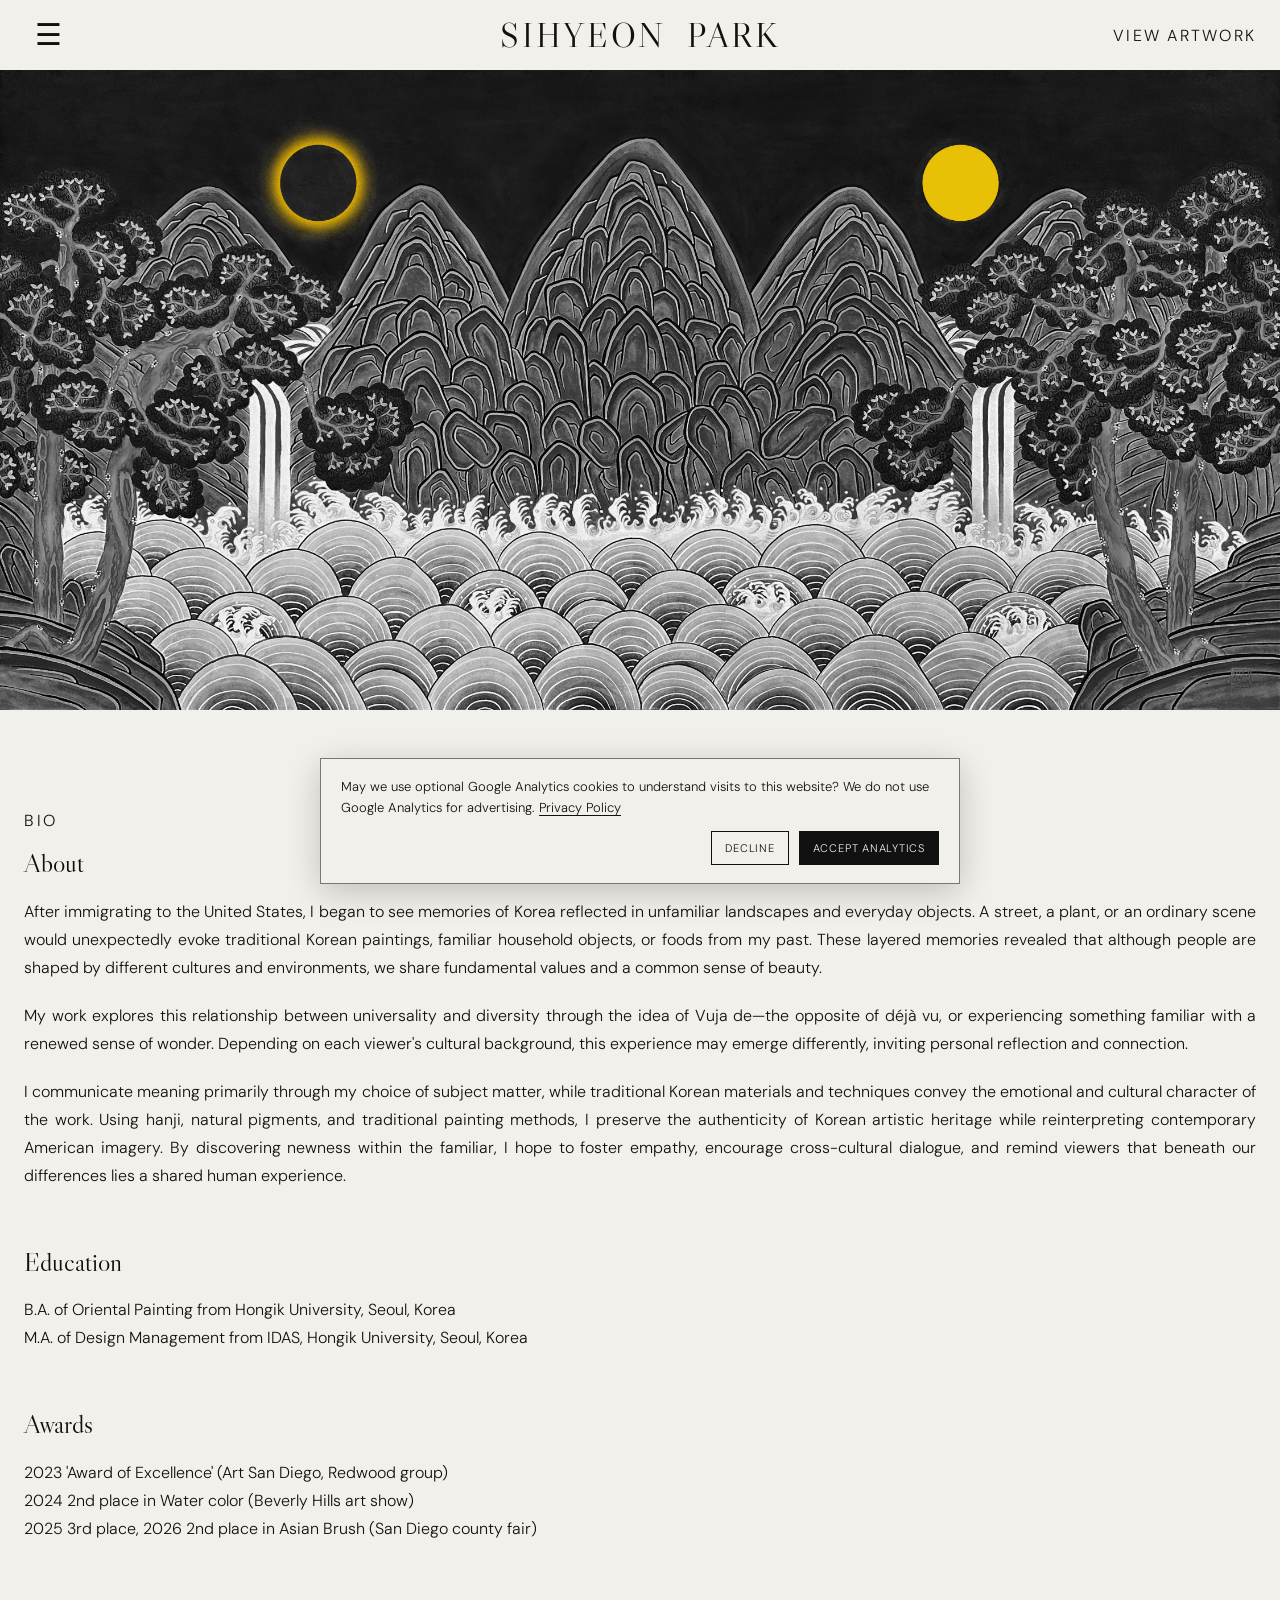
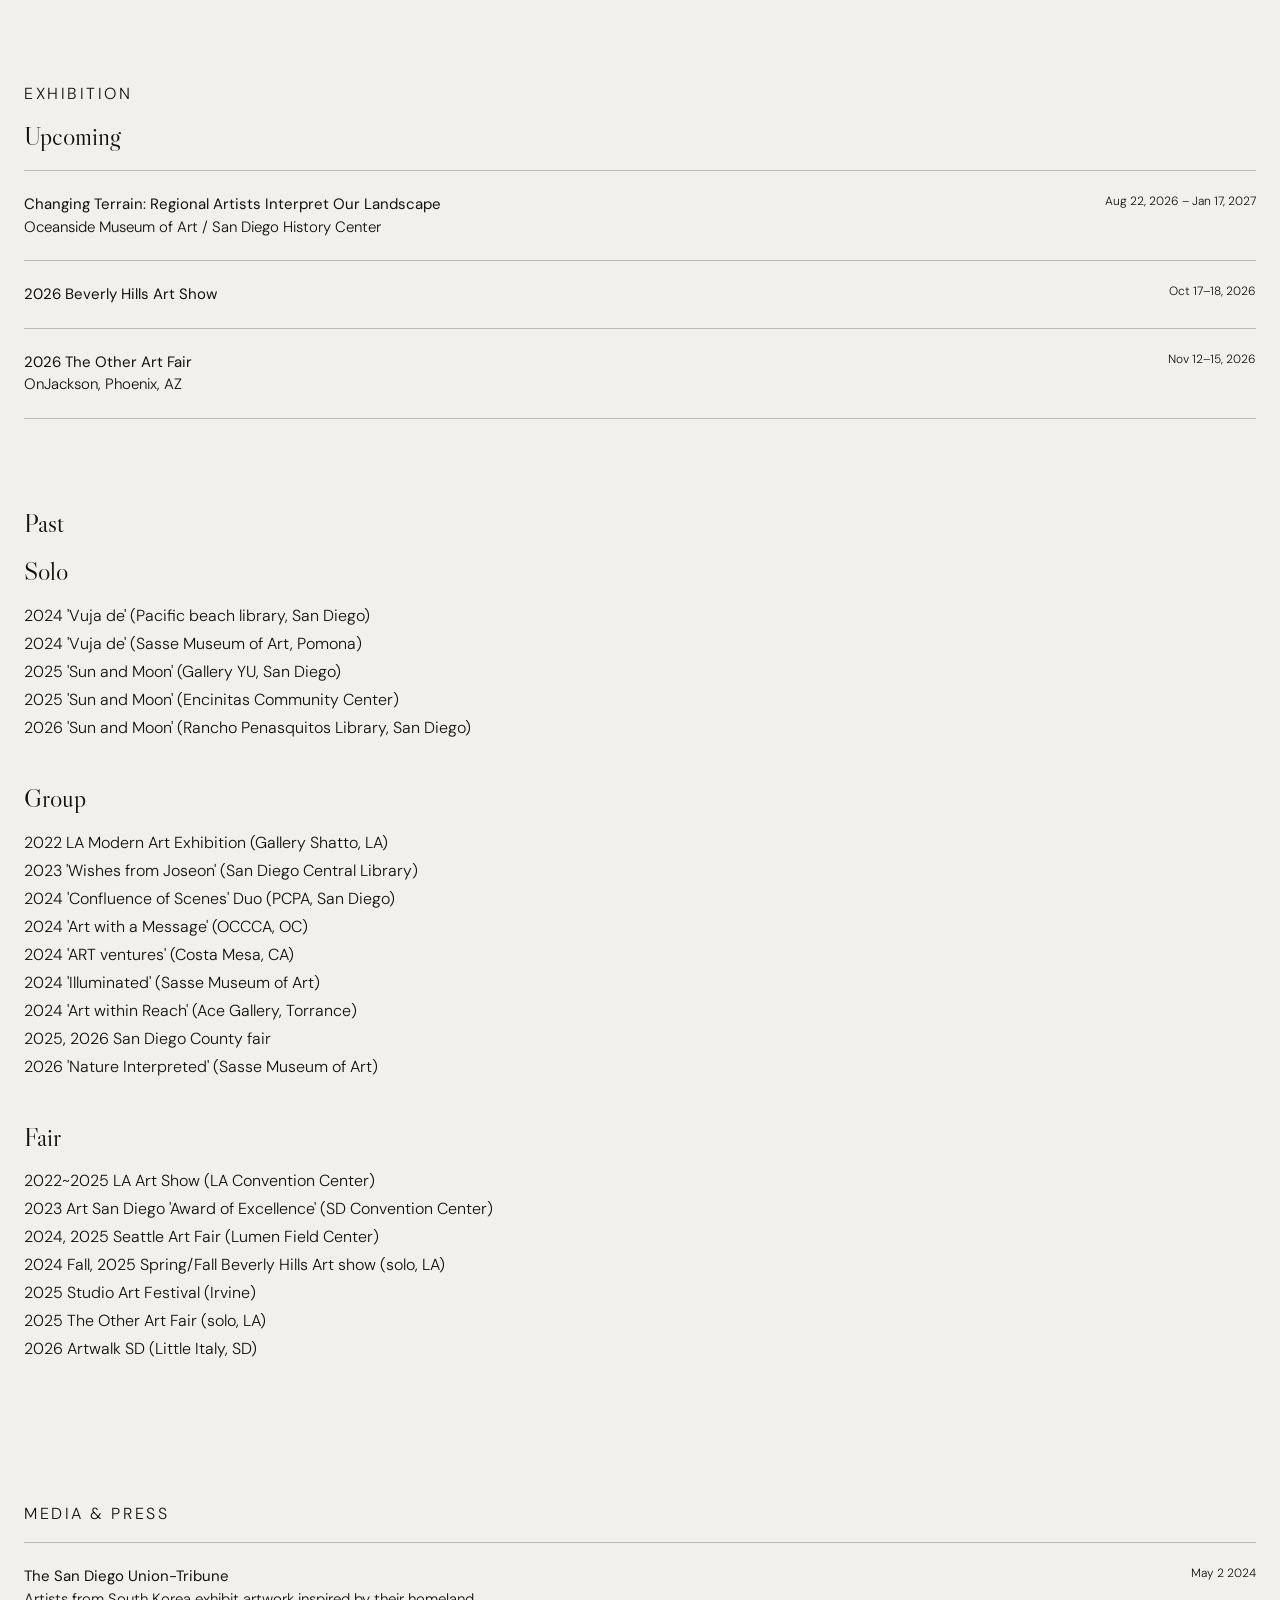
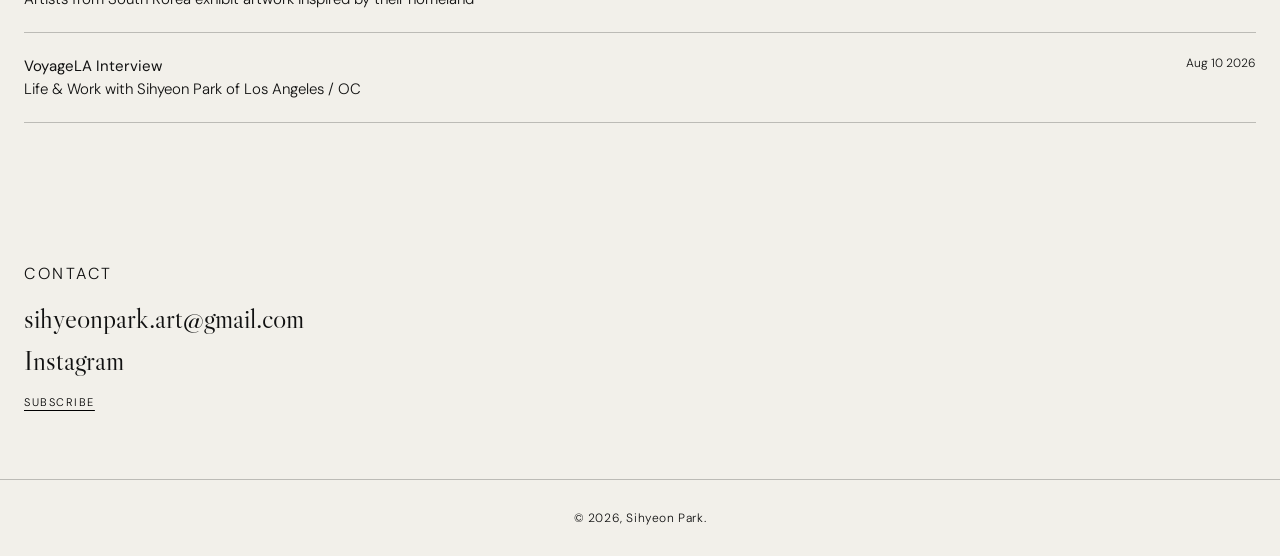
<file: index.html>
<!DOCTYPE html>
<html lang="en">
<head>
<meta charset="UTF-8"><meta name="viewport" content="width=device-width, initial-scale=1.0">
<title>SIHYEON PARK</title>
<link rel="stylesheet" href="styles.css">
<script src="analytics.js" defer></script>
</head>
<body>
<header class="site-header home-header">
  <button class="menu-button" aria-label="Open menu" aria-expanded="false">☰</button>
  <a href="index.html" class="brand">SIHYEON PARK</a>
  <a href="artwork.html" class="view-artwork">VIEW ARTWORK</a>
</header>

<nav class="drawer" aria-hidden="true">
  <button class="drawer-close" aria-label="Close menu">CLOSE</button>
  <div class="drawer-links">
    <div class="menu-group">
      <button class="submenu-toggle" type="button" aria-expanded="false">
        <span>Artwork</span><span class="submenu-mark">+</span>
      </button>
      <div class="submenu" aria-hidden="true">
        <a href="artwork.html">Recent Artwork</a>
        <a href="artwork.html?theme=red">Red</a>
        <a href="artwork.html?theme=blue">Blue</a>
        <a href="artwork.html?theme=black">Black</a>
        <a href="artwork.html?theme=gold">Gold</a>
        <a href="artwork.html?theme=white">White</a>
      </div>
    </div>
    <a href="smalls_collection.html">Smalls Collection</a>
    <a href="index.html#exhibition">Exhibition</a>
    <a href="index.html#bio">Bio</a>
    <a href="index.html#press">Media &amp; Press</a>
    <a href="index.html#contact">Contact</a>
    <a class="instagram" href="https://instagram.com/artist_sihyeonpark?igshid=NTc4MTIwNjQ2YQ==" target="_blank" rel="noreferrer">◎ Instagram</a>
  </div>
</nav>

<main>
  <section class="hero">
    <img src="images/Ilwolobongdo_bw.jpg"
         alt="Featured artwork"
         class="hero-image">
      <div class="signup-overlay" hidden>
      <div class="signup-card">  
        <button
          type="button"
          class="signup-close"
          aria-label="Close studio notes">
          ×
        </button>  
        <p class="eyebrow">SUBSCRIBE</p>  
        <h1>New work, exhibitions, and selected updates.</h1>  
        <!-- <form class="email-form">
          <input
            type="email"
            placeholder="Email address"
            required>  
          <button type="submit">JOIN</button>
        </form> -->
        <form
          class="email-form"
          action="https://docs.google.com/forms/d/e/1FAIpQLSfu5uExcANXo80kRvvdvcIaDyIw-C_PcrNdaTFkLezlvzFgJg/formResponse"
          method="POST"
          target="hidden_iframe"
          onsubmit="newsletterSubmitted=true;"
        >
          <input
            type="email"
            name="entry.1450249373"
            placeholder="Email address"
            required
          >
          <button type="submit">JOIN</button>
        </form>
        <p class="form-note">Occasional emails only.</p>  
      </div>  
    </div>
  </section>
  <section class="intro" id="bio">
    <p class="section-label">BIO</p>
    <div class="bio-content">
      <div class="bio-section">
        <h2>About</h2>
        <p>After immigrating to the United States, I began to see memories of Korea reflected in unfamiliar landscapes and everyday objects. A street, a plant, or an ordinary scene would unexpectedly evoke traditional Korean paintings, familiar household objects, or foods from my past. These layered memories revealed that although people are shaped by different cultures and environments, we share fundamental values and a common sense of beauty.</p>
        <p>My work explores this relationship between universality and diversity through the idea of Vuja de—the opposite of déjà vu, or experiencing something familiar with a renewed sense of wonder. Depending on each viewer's cultural background, this experience may emerge differently, inviting personal reflection and connection.</p>
        <p>I communicate meaning primarily through my choice of subject matter, while traditional Korean materials and techniques convey the emotional and cultural character of the work. Using hanji, natural pigments, and traditional painting methods, I preserve the authenticity of Korean artistic heritage while reinterpreting contemporary American imagery. By discovering newness within the familiar, I hope to foster empathy, encourage cross-cultural dialogue, and remind viewers that beneath our differences lies a shared human experience.</p>
      </div>
      <div class="bio-section">
        <h2>Education</h2>
        <p>B.A. of Oriental Painting from Hongik University, Seoul, Korea<br>M.A. of Design Management from IDAS, Hongik University, Seoul, Korea</p>
      </div>
      <div class="bio-section">
        <h2>Awards</h2>
        <p>2023 'Award of Excellence' (Art San Diego, Redwood group)<br>2024 2nd place in Water color (Beverly Hills art show)<br>2025 3rd place, 2026 2nd place in Asian Brush (San Diego county fair)</p>
      </div>
    </div>
  </section>

  <section class="press" id="exhibition">
    <p class="section-label">EXHIBITION</p>

    <div class="exhibition-group">
      <h2>Upcoming</h2>
      <div class="press-list">
        <a href="https://oma-online.org/changing-terrain/" target="_blank" rel="noopener"><span><strong>Changing Terrain: Regional Artists Interpret Our Landscape</strong><br>Oceanside Museum of Art / San Diego History Center</span><span>Aug 22, 2026 – Jan 17, 2027</span></a>
        <a href="https://beverlyhills.org/231/Beverly-Hills-Art-Show---October-17-18-2" target="_blank" rel="noopener"><span><strong>2026 Beverly Hills Art Show</strong></span><span>Oct 17–18, 2026</span></a>
        <a href="https://www.theotherartfair.com/phoenix/" target="_blank" rel="noopener"><span><strong>2026 The Other Art Fair</strong><br>OnJackson, Phoenix, AZ</span><span>Nov 12–15, 2026</span></a>
      </div>
    </div>

    <div class="exhibition-group">
      <h2>Past</h2>
      <div class="past-columns">
        <div><h3>Solo</h3><p>2024 'Vuja de' (Pacific beach library, San Diego)<br>2024 'Vuja de' (Sasse Museum of Art, Pomona)<br>2025 'Sun and Moon' (Gallery YU, San Diego)<br>2025 'Sun and Moon' (Encinitas Community Center)<br>2026 'Sun and Moon' (Rancho Penasquitos Library, San Diego)</p></div>
        <div><h3>Group</h3><p>2022 LA Modern Art Exhibition (Gallery Shatto, LA)<br>2023 'Wishes from Joseon' (San Diego Central Library)<br>2024 'Confluence of Scenes' Duo (PCPA, San Diego)<br>2024 'Art with a Message' (OCCCA, OC)<br>2024 'ART ventures' (Costa Mesa, CA)<br>2024 'Illuminated' (Sasse Museum of Art)<br>2024 'Art within Reach' (Ace Gallery, Torrance)<br>2025, 2026 San Diego County fair<br>2026 'Nature Interpreted' (Sasse Museum of Art)</p></div>
        <div><h3>Fair</h3><p>2022~2025 LA Art Show (LA Convention Center)<br>2023 Art San Diego 'Award of Excellence' (SD Convention Center)<br>2024, 2025 Seattle Art Fair (Lumen Field Center)<br>2024 Fall, 2025 Spring/Fall Beverly Hills Art show (solo, LA)<br>2025 Studio Art Festival (Irvine)<br>2025 The Other Art Fair (solo, LA)<br>2026 Artwalk SD (Little Italy, SD)</p></div>
      </div>
    </div>
  </section>

  <section class="press media-section-page" id="press">
    <p class="section-label">MEDIA &amp; PRESS</p>
    <div class="press-list">
      <a href="https://www.sandiegouniontribune.com/2024/05/02/artists-from-south-korea-exhibit-artwork-inspired-by-their-homeland/" target="_blank" rel="noopener"><span><strong>The San Diego Union-Tribune</strong><br>Artists from South Korea exhibit artwork inspired by their homeland</span><span>May 2 2024</span></a>
      <a href="https://voyagela.com/interview/life-work-with-sihyeon-park-of-los-angeles-oc" target="_blank" rel="noopener"><span><strong>VoyageLA Interview</strong><br>Life &amp; Work with Sihyeon Park of Los Angeles / OC</span><span>Aug 10 2026</span></a>
    </div>
  </section>
  <section class="contact" id="contact">
    <p class="section-label">CONTACT</p>
    <a href="mailto:sihyeonpark.art@gmail.com">sihyeonpark.art@gmail.com</a>
    <a class="contact-instagram" href="https://instagram.com/artist_sihyeonpark?igshid=NTc4MTIwNjQ2YQ==" target="_blank" rel="noopener noreferrer">Instagram</a>
    <button type="button" class="subscribe-link">SUBSCRIBE</button>
  </section>
</main>
<footer class="site-footer">
  <p>© 2026, Sihyeon Park.</p>
</footer>
<iframe
  name="hidden_iframe"
  id="hidden_iframe"
  style="display:none;"
  onload="if(newsletterSubmitted){newsletterSuccess();}"
></iframe>
<script>
let newsletterSubmitted = false;
function newsletterSuccess() {
  const form = document.querySelector('.email-form');
  if (form) {
    form.innerHTML = '<p>Thank you for signing up.</p>';
  }
  try {
    localStorage.setItem('subscribePopupSubscribed', 'true');
    localStorage.removeItem('subscribePopupDismissed');
  } catch (error) {}
  document.querySelector('.signup-overlay')?.setAttribute('hidden', '');
  newsletterSubmitted = false;
}
</script>
<script src="script.js"></script>
</body>
</html>
</file>
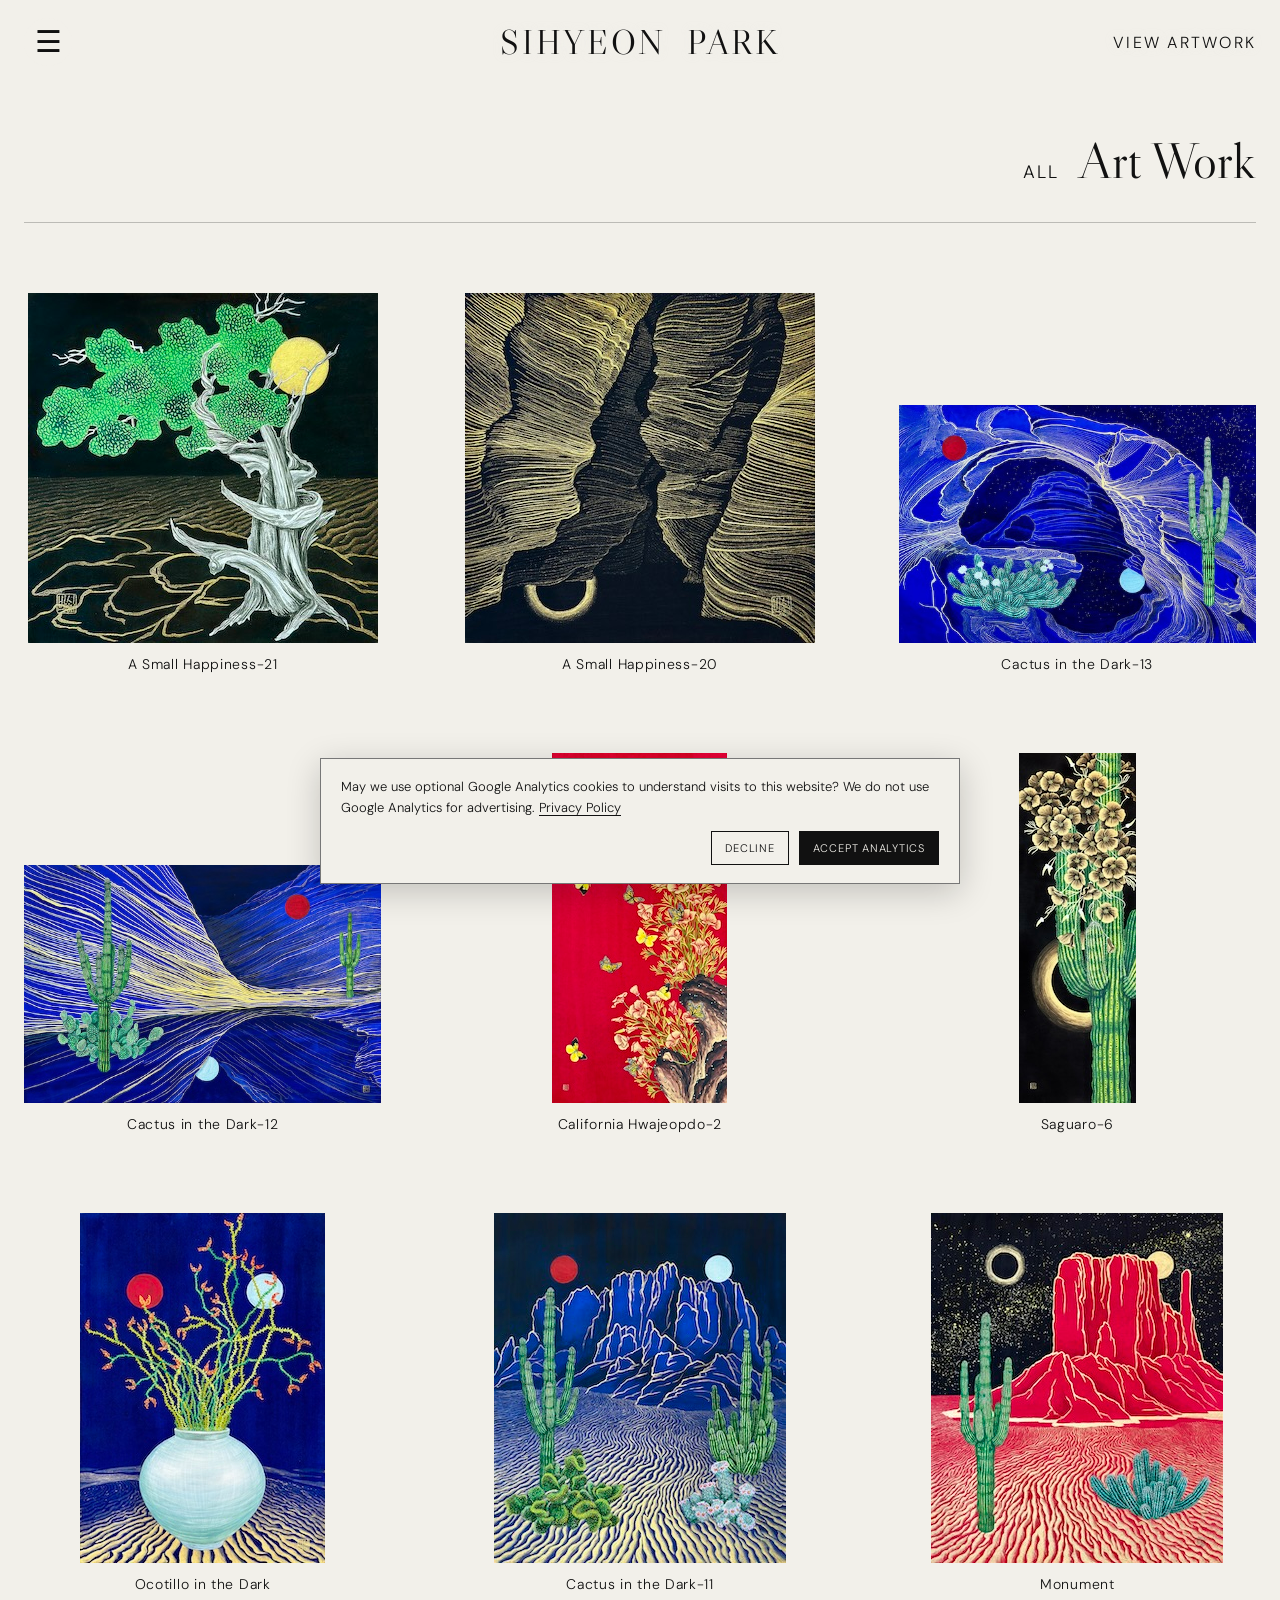
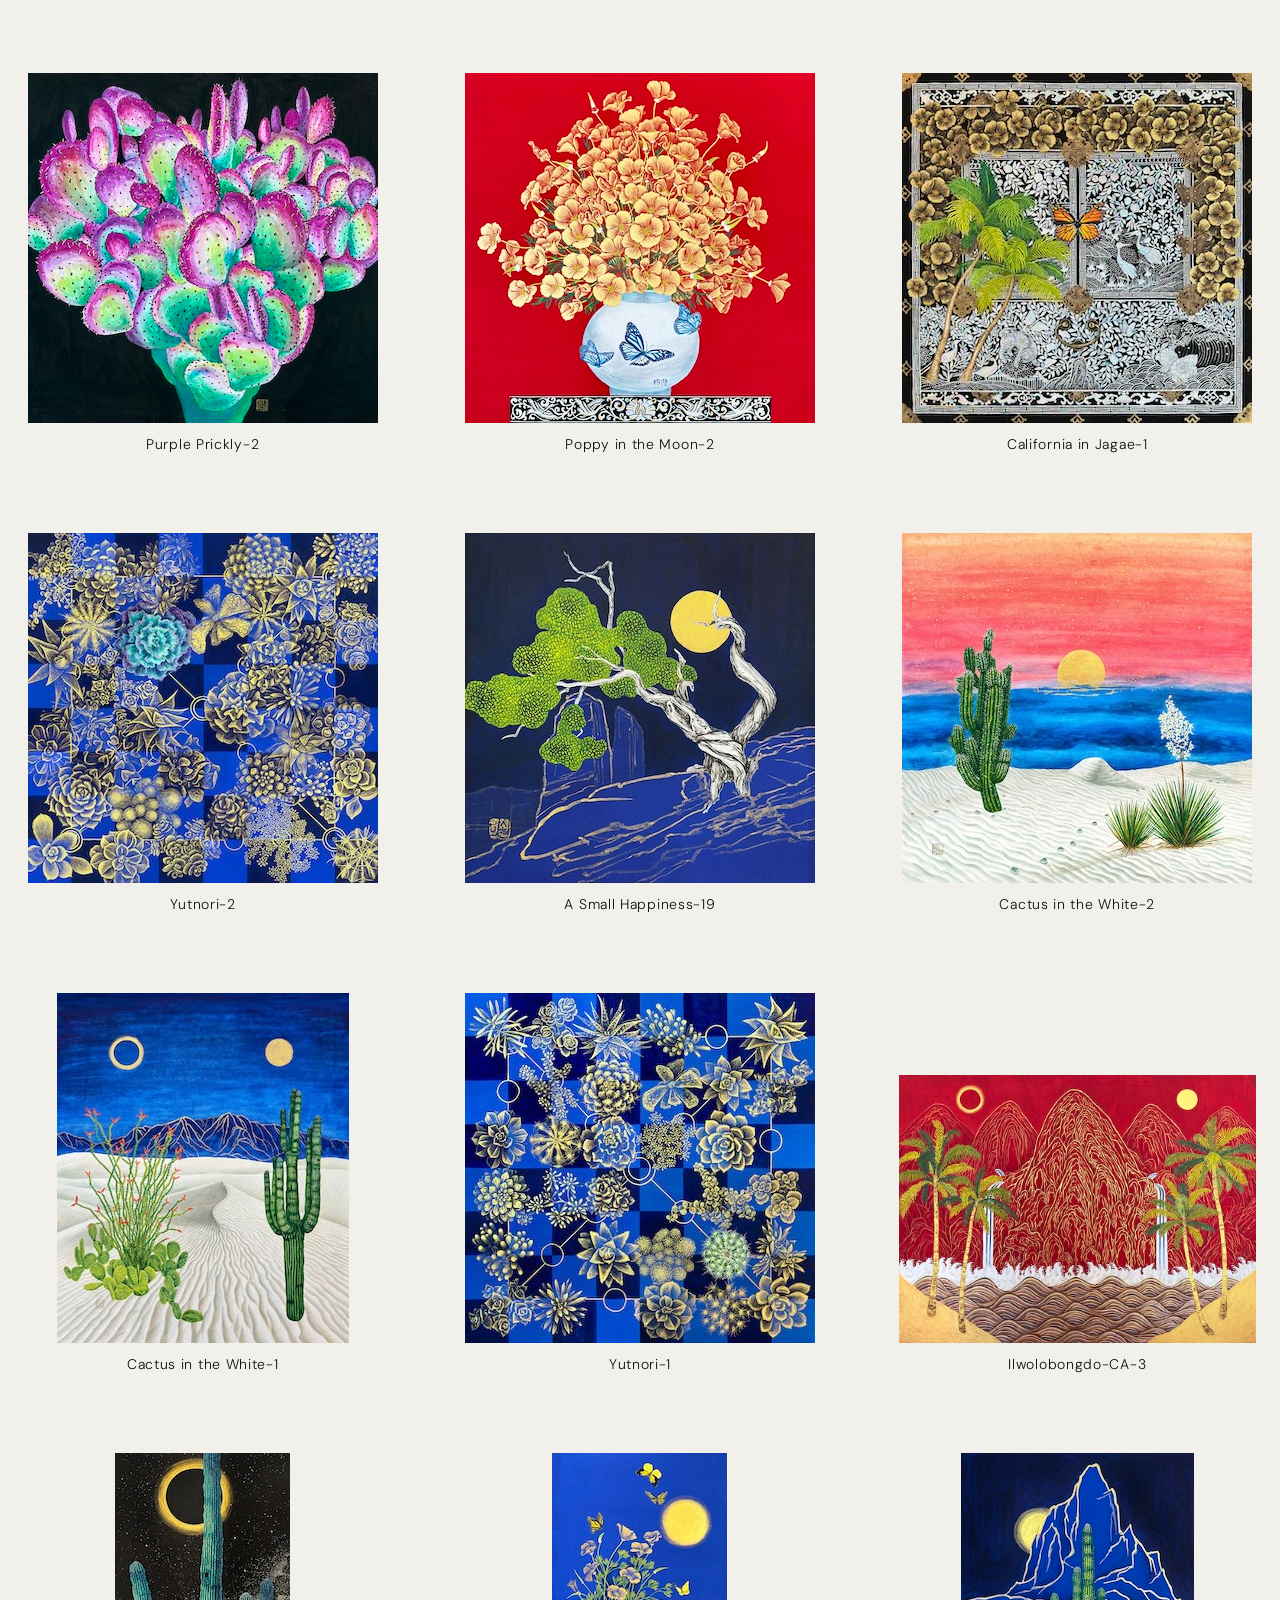
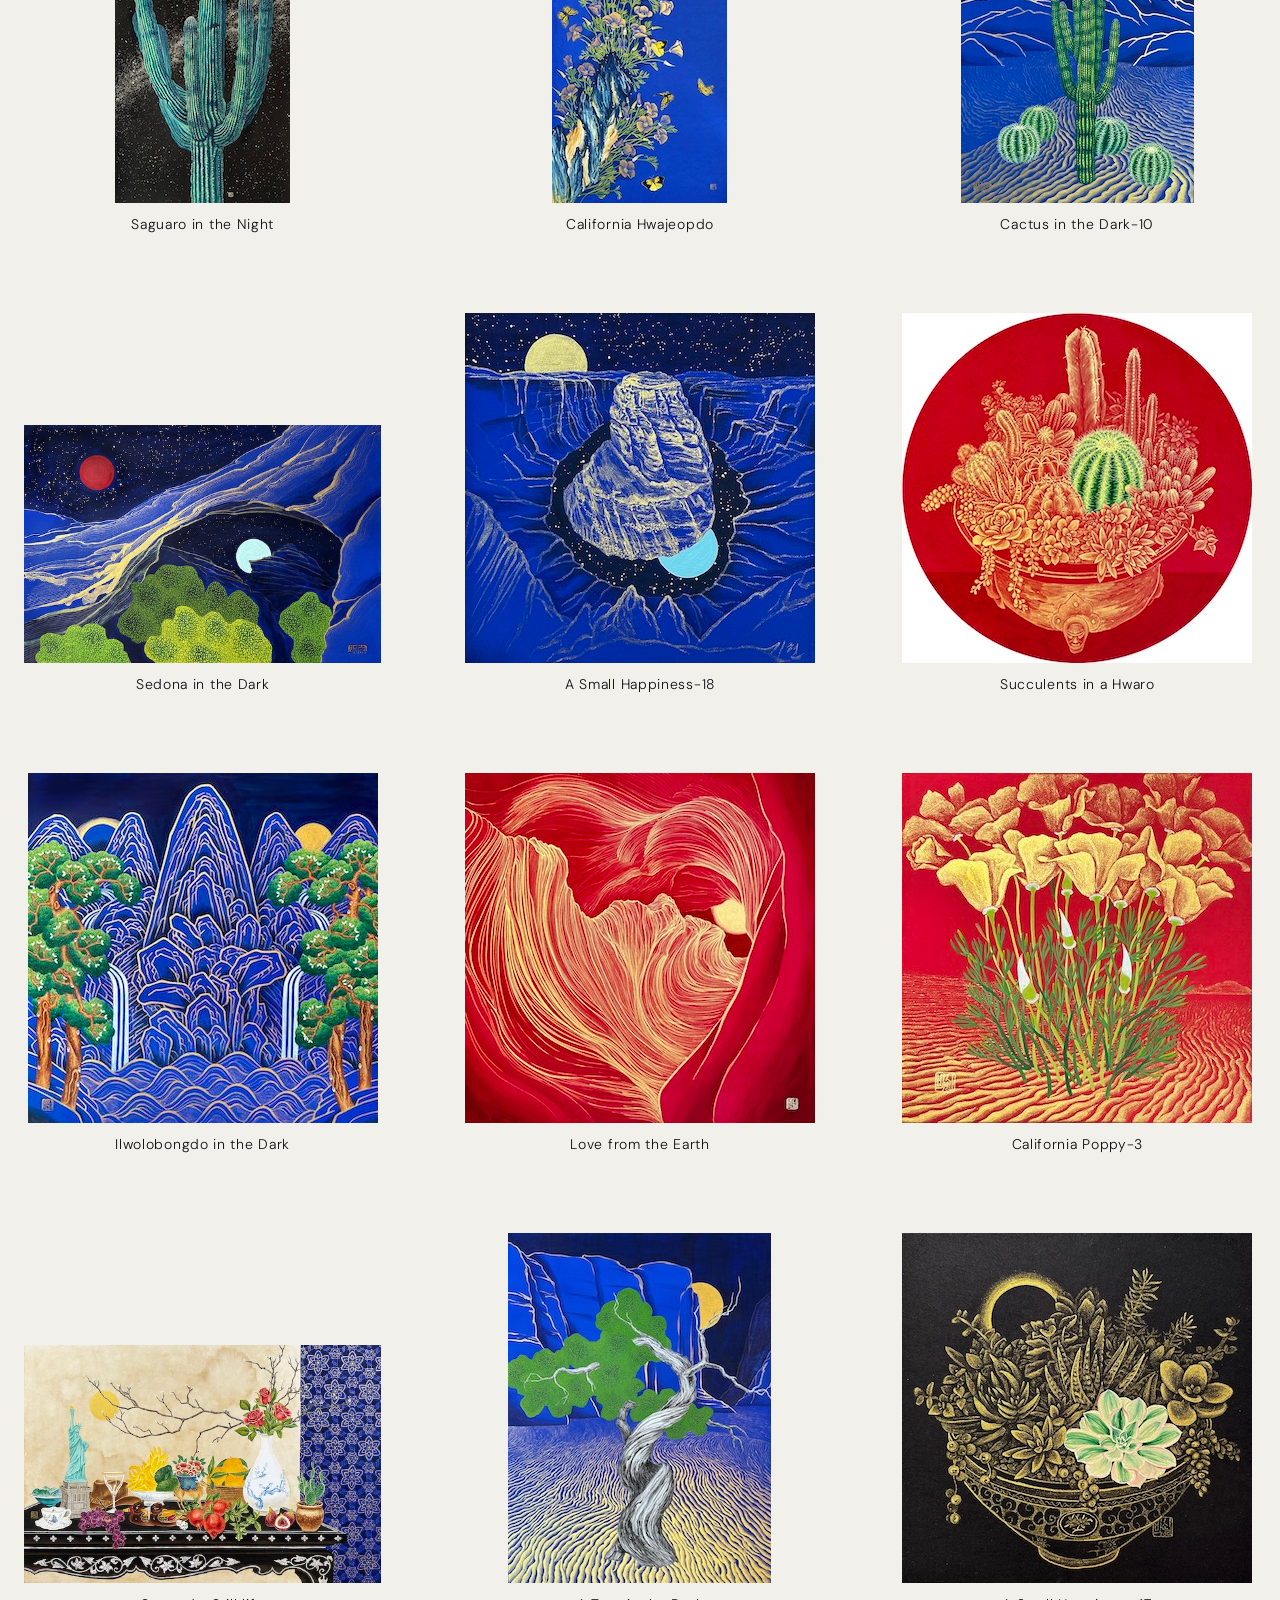
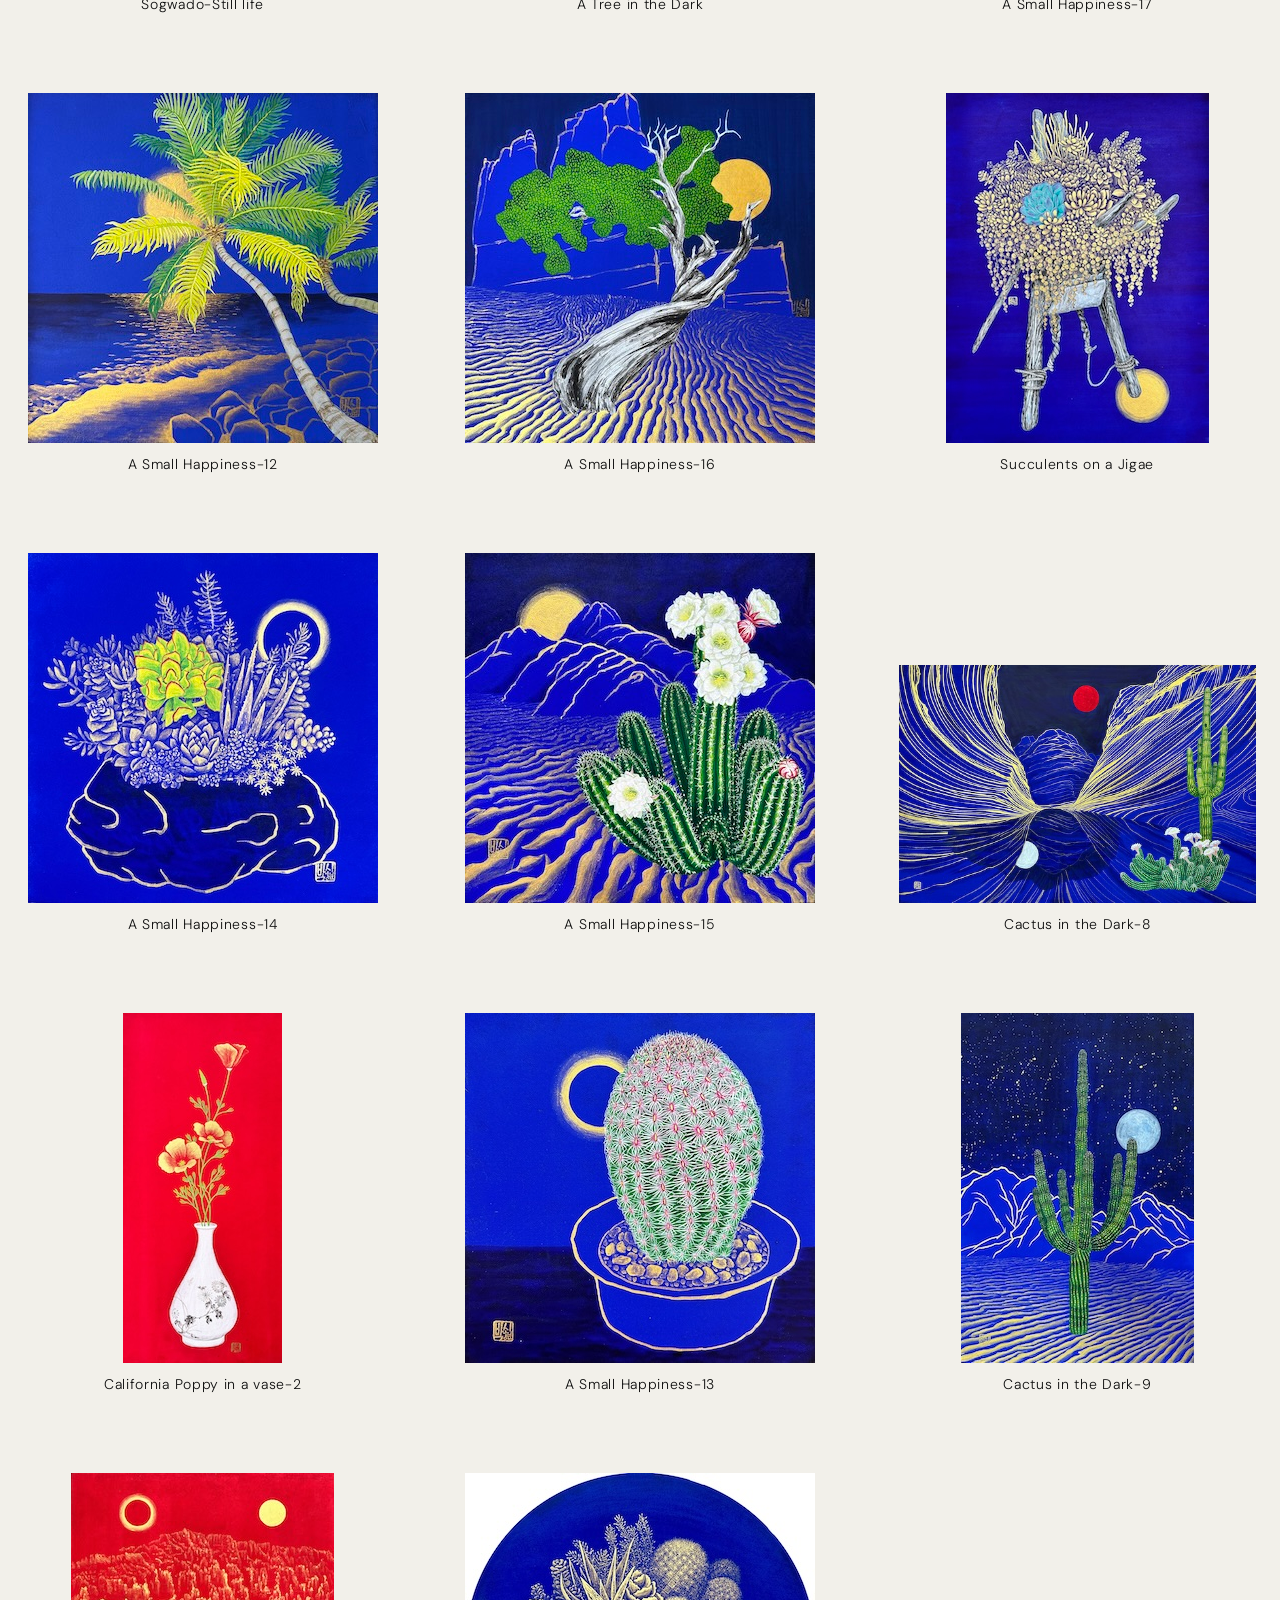
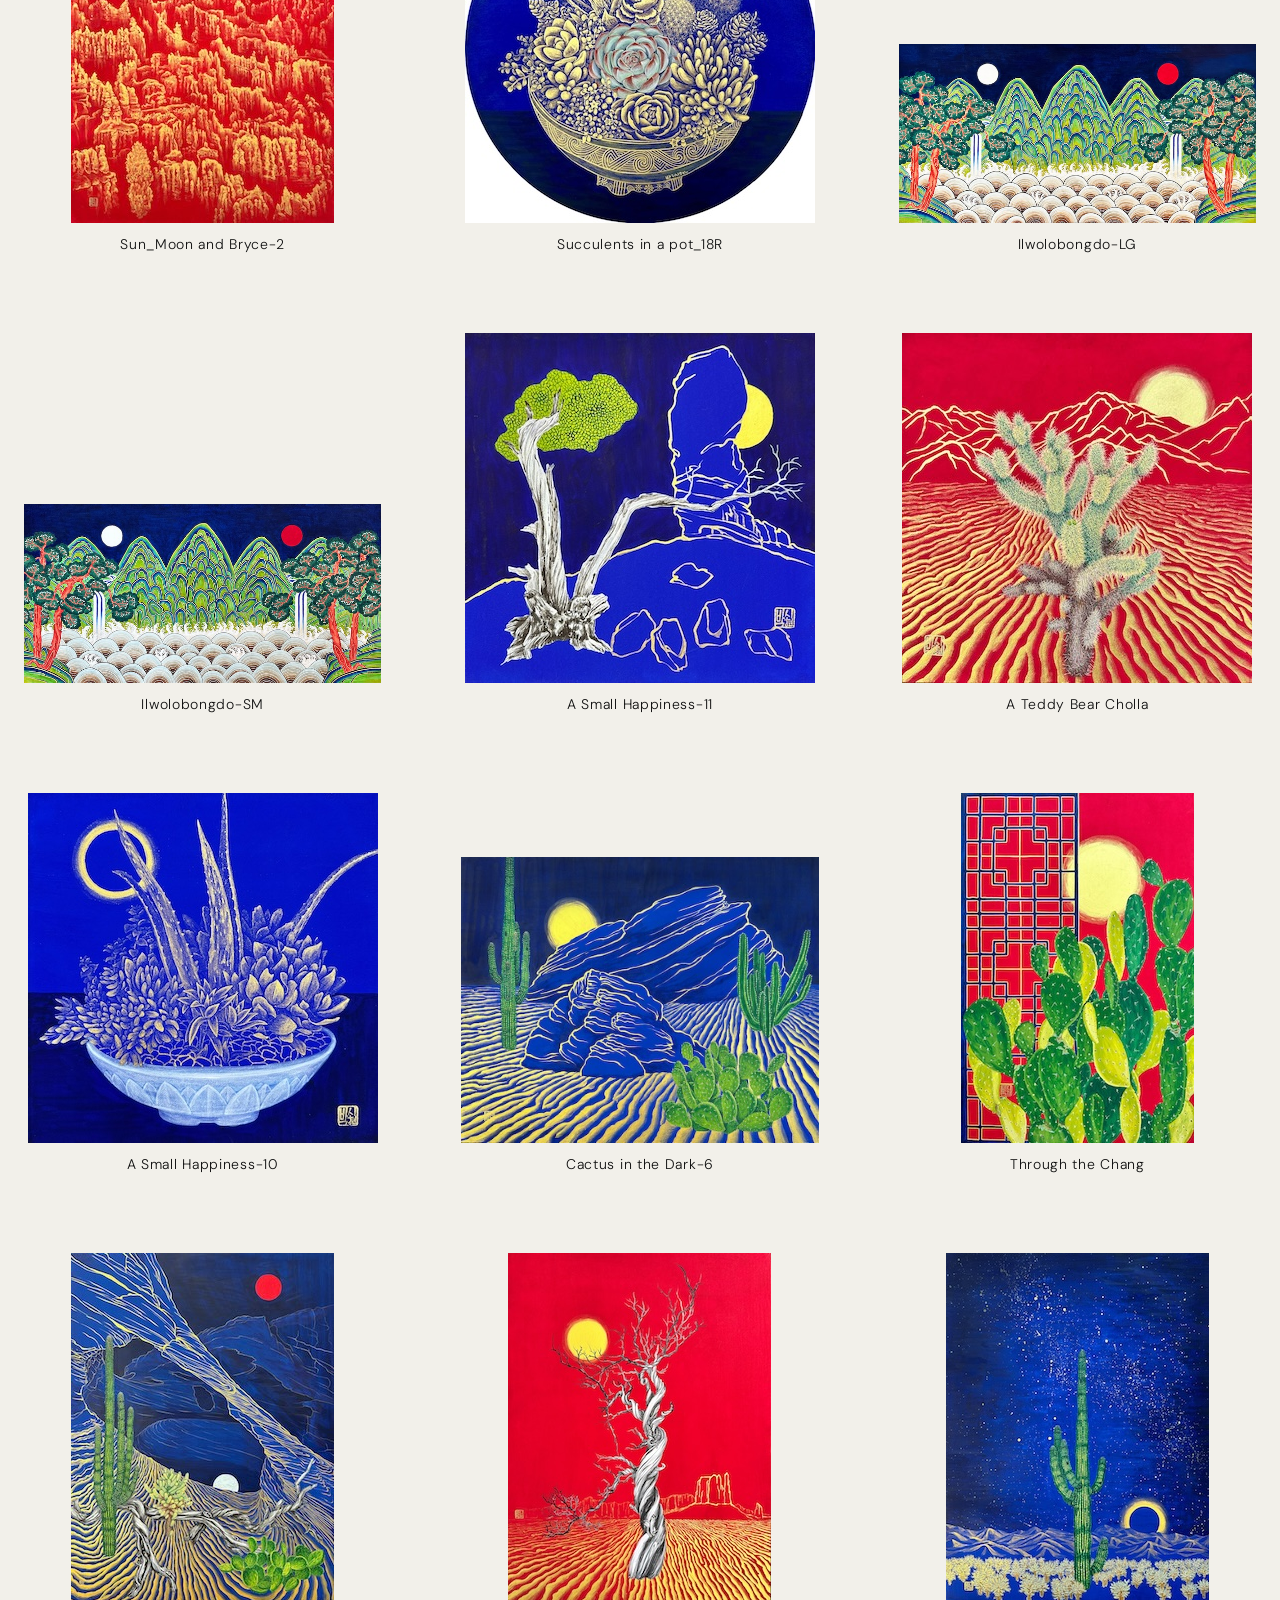
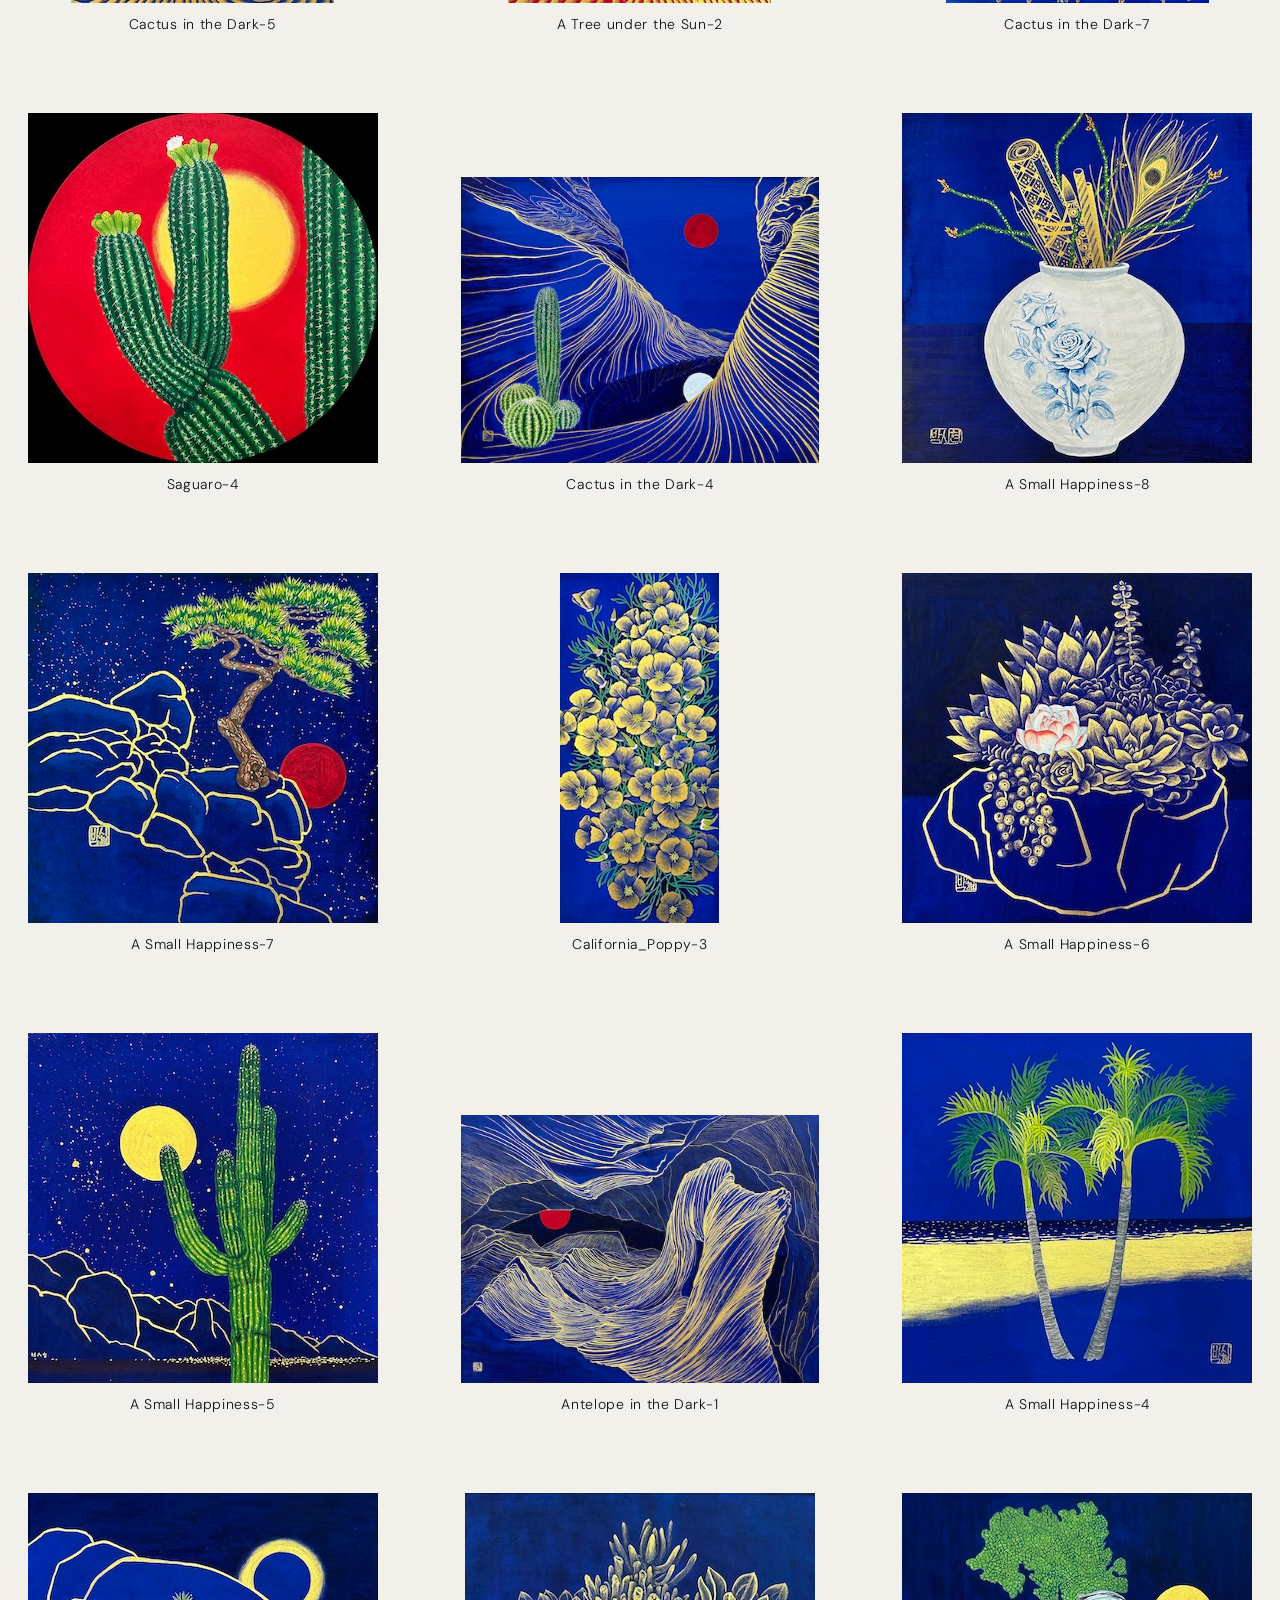
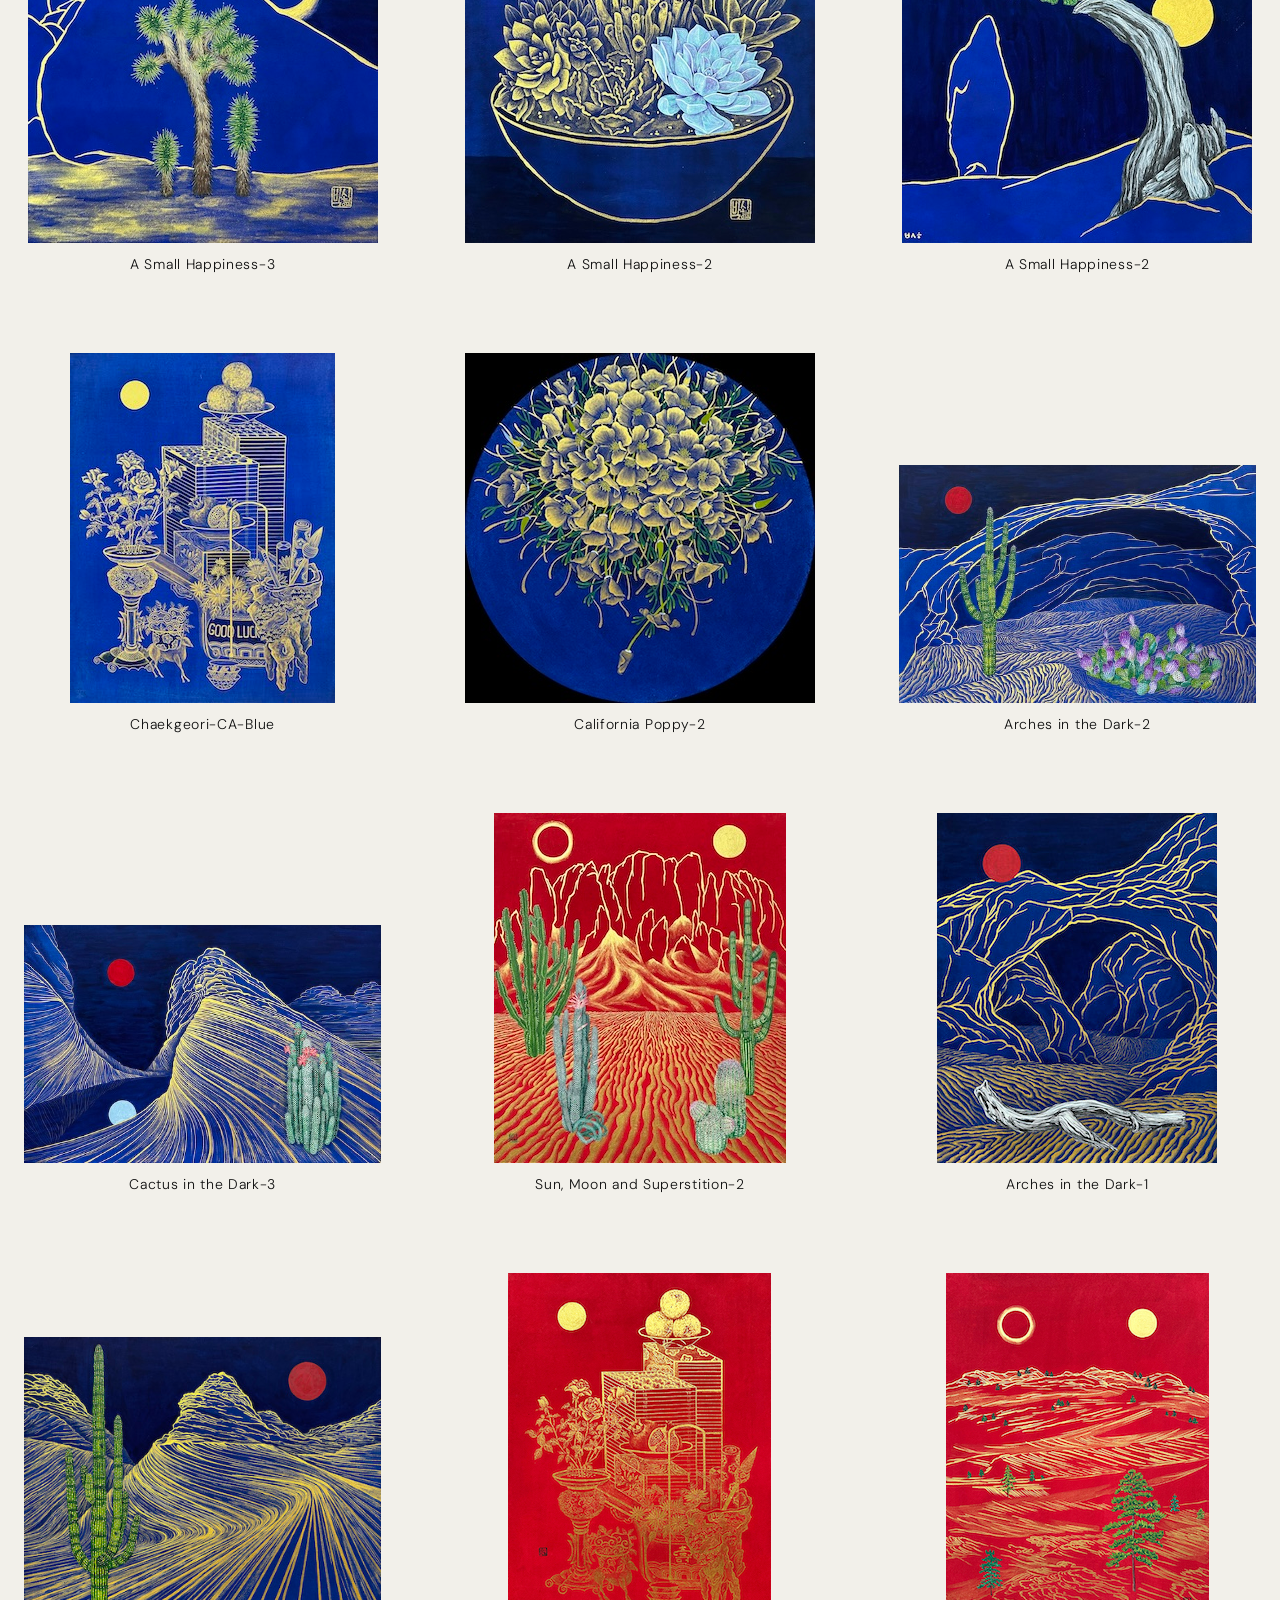
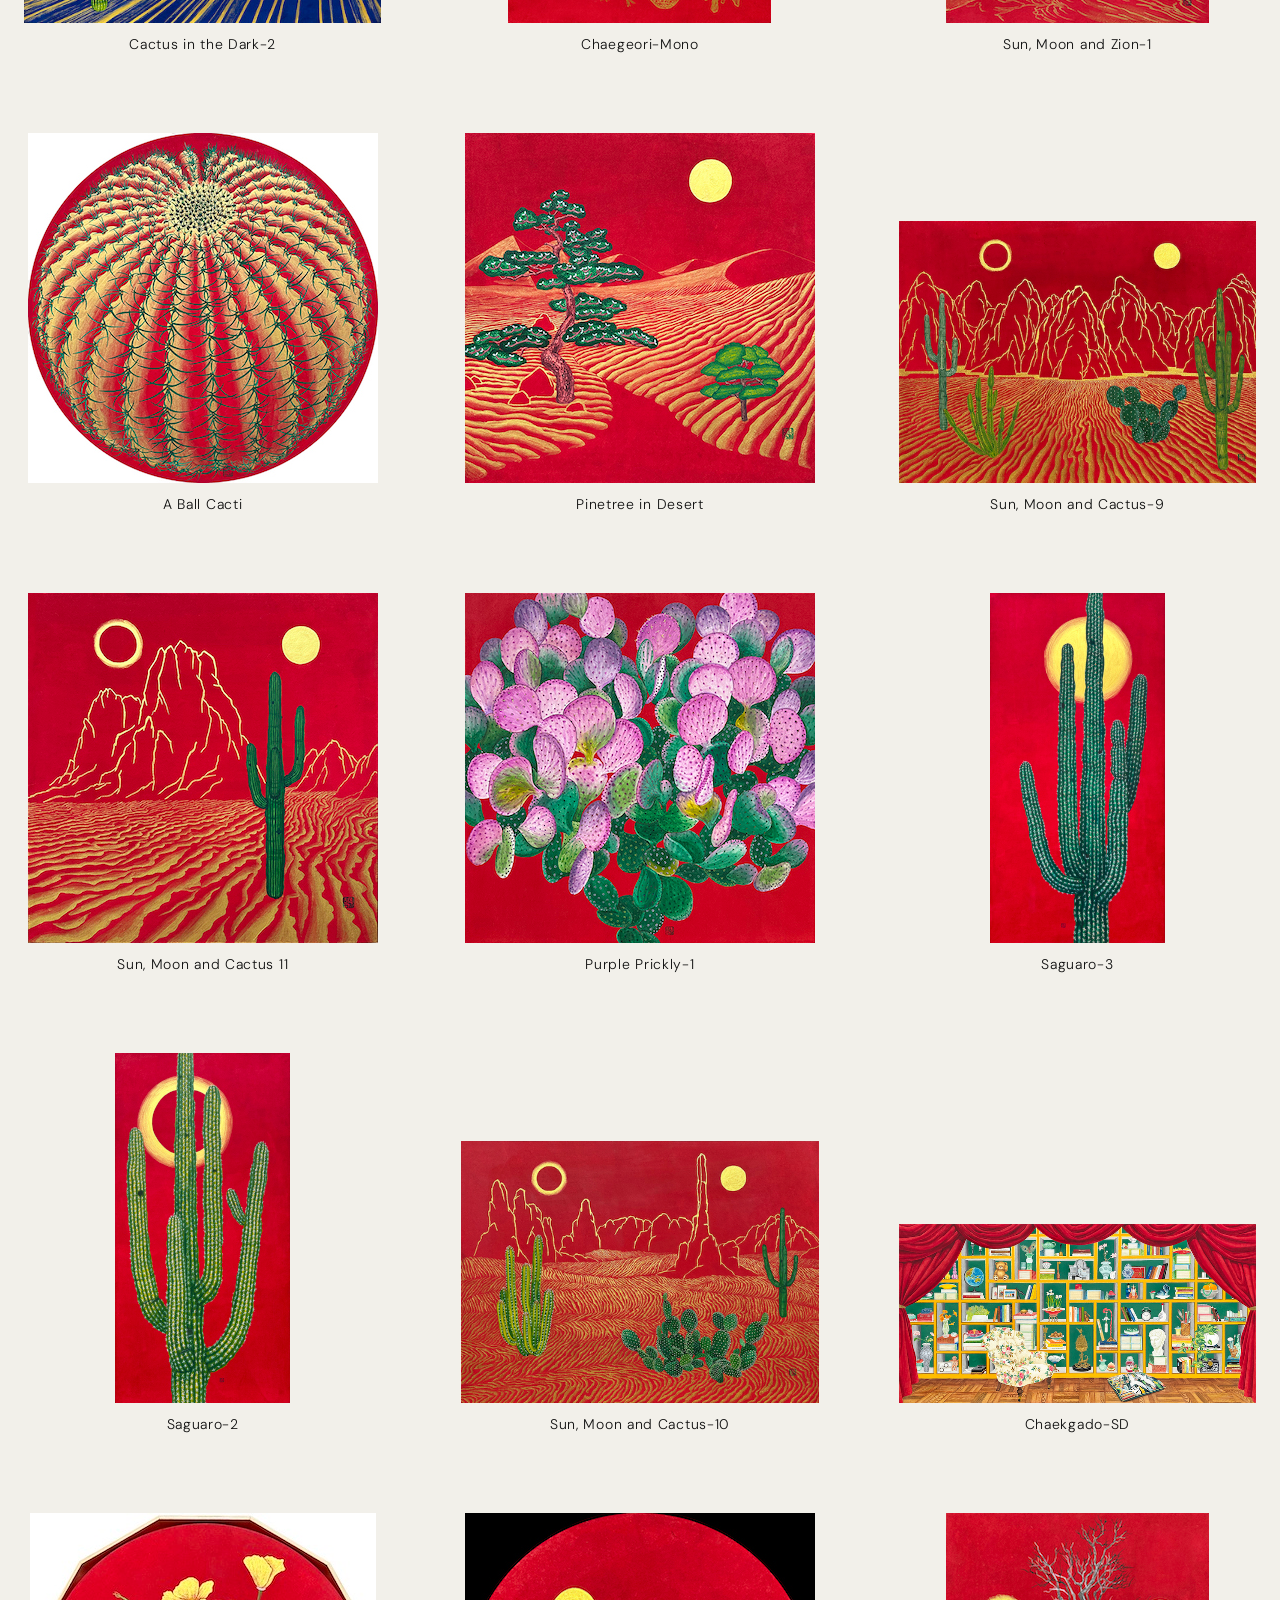
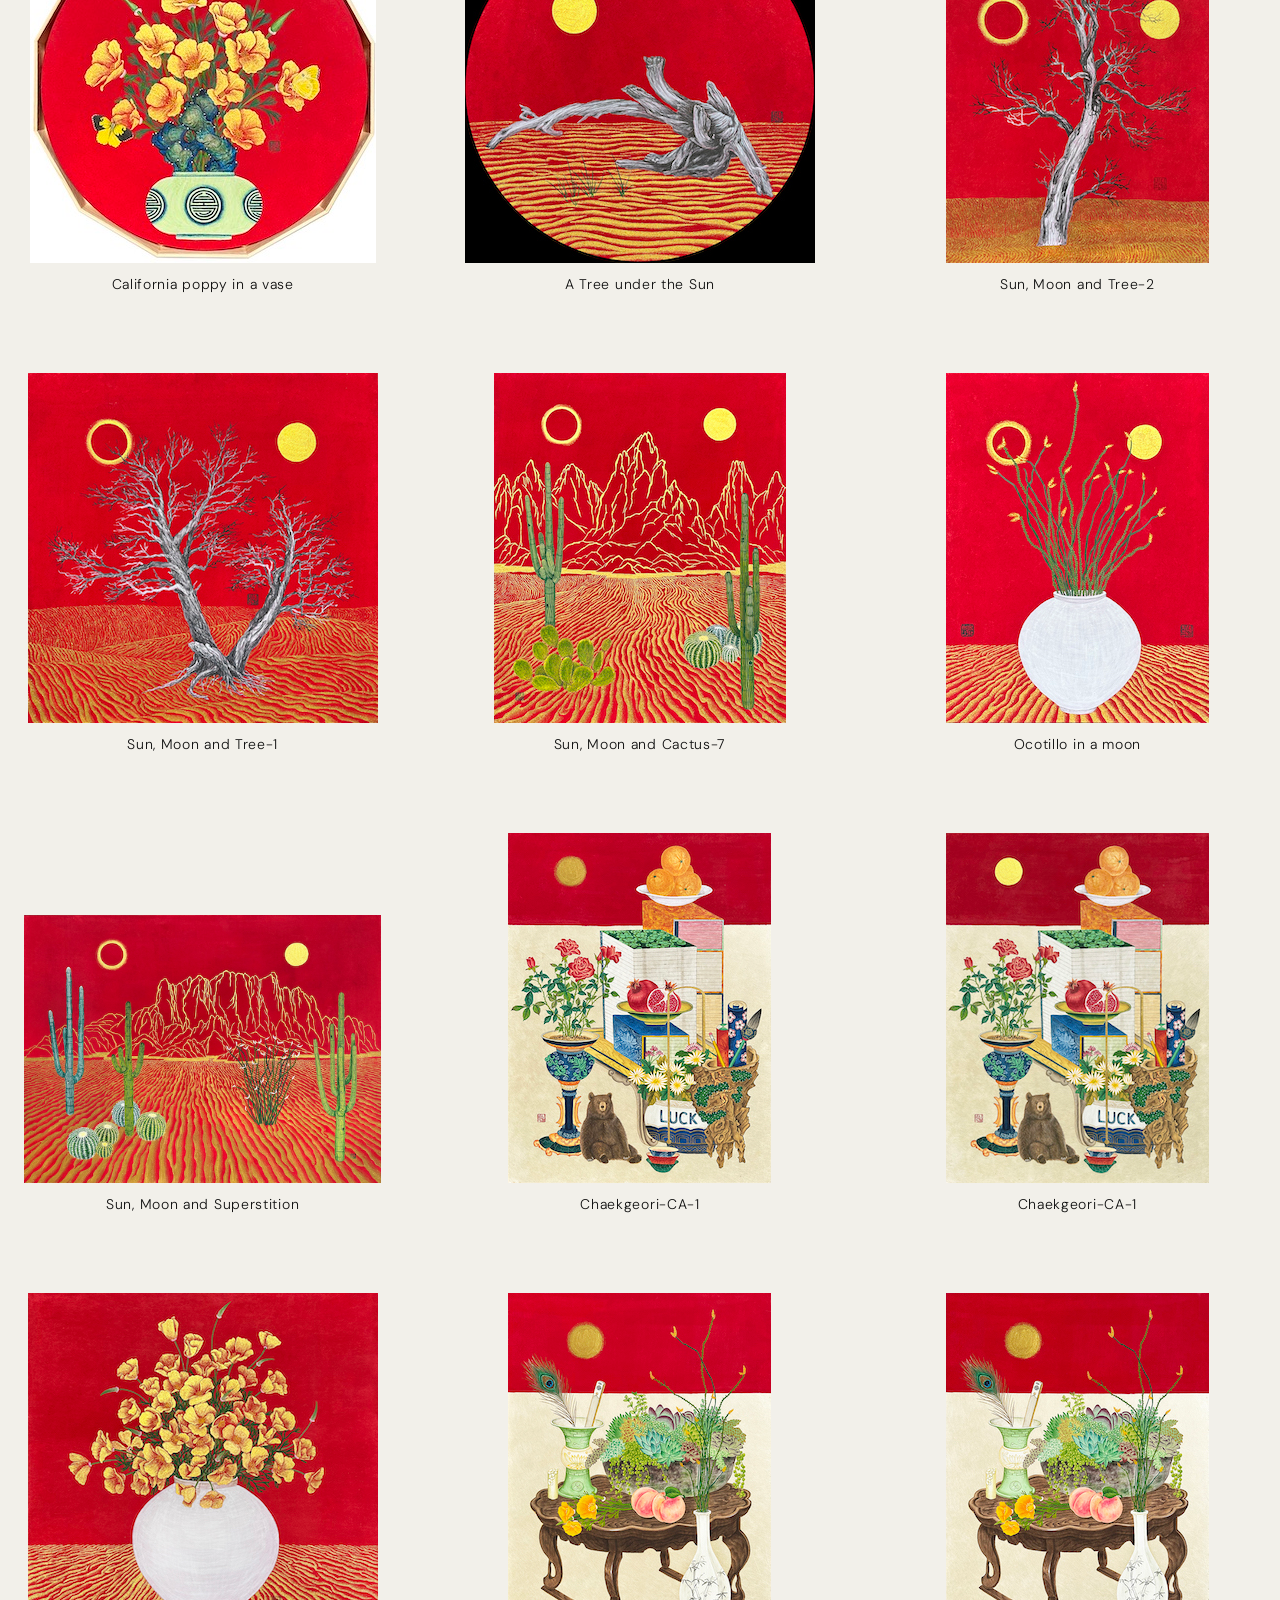
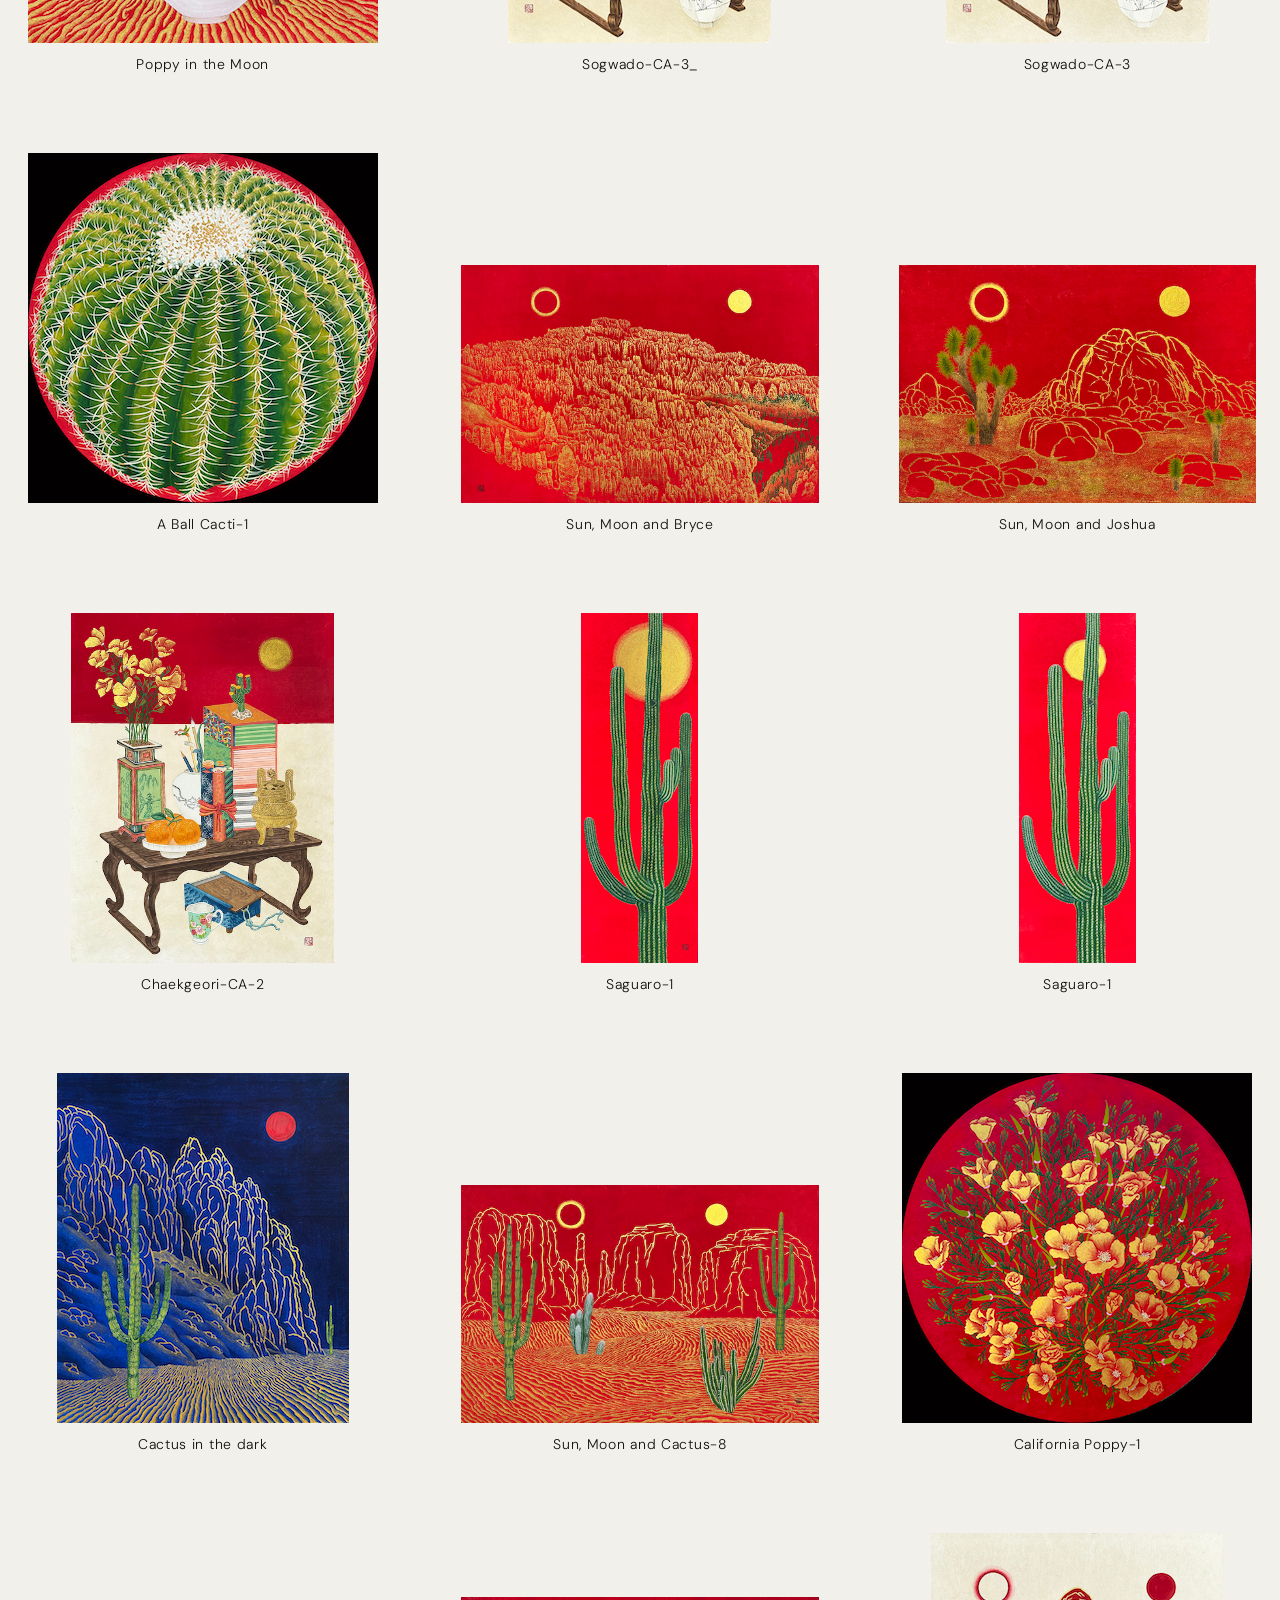
<file: artwork.html>
<!DOCTYPE html>
<html lang="en">
<head>
<meta charset="UTF-8"><meta name="viewport" content="width=device-width, initial-scale=1.0">
<title>Artwork — SIHYEON PARK</title>
<link rel="stylesheet" href="styles.css">
<script src="analytics.js" defer></script>
</head>
<body>
<header class="site-header">
  <button class="menu-button" aria-label="Open menu" aria-expanded="false">☰</button>
  <a href="index.html" class="brand">SIHYEON PARK</a>
    <a href="artwork.html" class="view-artwork">VIEW ARTWORK</a>
</header>

<nav class="drawer" aria-hidden="true">
  <button class="drawer-close" aria-label="Close menu">CLOSE</button>
  <div class="drawer-links">
    <div class="menu-group">
      <button class="submenu-toggle" type="button" aria-expanded="false">
        <span>Artwork</span><span class="submenu-mark">+</span>
      </button>
      <div class="submenu" aria-hidden="true">
        <a href="artwork.html">Recent Artwork</a>
        <a href="artwork.html?theme=red">Red</a>
        <a href="artwork.html?theme=blue">Blue</a>
        <a href="artwork.html?theme=black">Black</a>
        <a href="artwork.html?theme=gold">Gold</a>
        <a href="artwork.html?theme=white">White</a>
      </div>
    </div>
    <a href="smalls_collection.html">Smalls Collection</a>
    <a href="index.html#exhibition">Exhibition</a>
    <a href="index.html#bio">Bio</a>
    <a href="index.html#press">Media &amp; Press</a>
    <a href="index.html#contact">Contact</a>
    <a class="instagram" href="https://instagram.com/artist_sihyeonpark?igshid=NTc4MTIwNjQ2YQ==" target="_blank" rel="noreferrer">◎ Instagram</a>
  </div>
</nav>

<main class="artwork-page">
  <div class="page-heading">
    <div class="artwork-heading-copy">
      <p class="active-theme-label"></p>
      <h1>Art Work</h1>
    </div>
  </div>
  <section class="artwork-grid">
    <a class="grid-art" data-theme="black" href="artwork-detail.html?id=146"><img src="images_thumbs/2026_018_CA_Small_Happiness_21_10x10.jpg" loading="lazy" decoding="async"><span>A Small Happiness-21 10x10</span></a>
    <a class="grid-art" data-theme="black" href="artwork-detail.html?id=145"><img src="images_thumbs/2026_017_CA_Small_Happiness_20_10x10.jpg" loading="lazy" decoding="async"><span>A Small Happiness-20 10x10</span></a>
    <a class="grid-art" data-theme="blue"  href="artwork-detail.html?id=144"><img src="images_thumbs/2026_016_Cactus_in_the_Dark-13_20x30.jpg" loading="lazy" decoding="async"><span>Cactus in the Dark-13 20x30</span></a>
    <a class="grid-art" data-theme="blue"  href="artwork-detail.html?id=143"><img src="images_thumbs/2026_015_Cactus_in_the_Dark-12_20x30.jpg" loading="lazy" decoding="async"><span>Cactus in the Dark-12 20x30</span></a>
    <a class="grid-art" data-theme="red"   href="artwork-detail.html?id=142"><img src="images_thumbs/2026_014_California_Hwajeopdo-2_18x36.jpg" loading="lazy" decoding="async"><span>California Hwajeopdo-2 18x36</span></a>
    <a class="grid-art" data-theme="black" href="artwork-detail.html?id=141"><img src="images_thumbs/2026_013_Saguaro-6_36x12.jpg" loading="lazy" decoding="async"><span>Saguaro-6 36x12</span></a>
    <a class="grid-art" data-theme="blue"  href="artwork-detail.html?id=140"><img src="images_thumbs/2026_012_Ocotillo_in_the_Dark_18x12.jpg" loading="lazy" decoding="async"><span>Ocotillo in the Dark 18x12</span></a>
    <a class="grid-art" data-theme="blue"  href="artwork-detail.html?id=139"><img src="images_thumbs/2026_011_Cactus_in_the_Dark-11_24x20.jpg" loading="lazy" decoding="async"><span>Cactus in the Dark-11 24x20</span></a>
    <a class="grid-art" data-theme="black" href="artwork-detail.html?id=138"><img src="images_thumbs/2026_010_Monument_24x20.jpg" loading="lazy" decoding="async"><span>Monument 24x20</span></a>
    <a class="grid-art" data-theme="black" href="artwork-detail.html?id=137"><img src="images_thumbs/2026_009_Purple_Prickly-2_18x18.jpg" loading="lazy" decoding="async"><span>Purple Prickly-2 18x18</span></a>
    <a class="grid-art" data-theme="red"   href="artwork-detail.html?id=136"><img src="images_thumbs/2026_008_Poppy_in_the_Moon-2_24x24.jpg" loading="lazy" decoding="async"><span>Poppy in the Moon-2 24x24</span></a>
    <a class="grid-art" data-theme="black" href="artwork-detail.html?id=135"><img src="images_thumbs/2026_007_California_in_Jagae-1_24x24.jpg" loading="lazy" decoding="async"><span>California in Jagae-1 24x24</span></a>
    <a class="grid-art" data-theme="blue"  href="artwork-detail.html?id=134"><img src="images_thumbs/2026_006_Yutnori-2_48x48.jpg" loading="lazy" decoding="async"><span>Yutnori-2 48x48</span></a>
    <a class="grid-art" data-theme="blue"  href="artwork-detail.html?id=133"><img src="images_thumbs/2026_005_A_Small_Happiness-19_10x10.jpg" loading="lazy" decoding="async"><span>A Small Happiness-19 10x10</span></a>
    <a class="grid-art" data-theme="white" href="artwork-detail.html?id=132"><img src="images_thumbs/2026_004_Cactus_in_the_White-2_18x18.jpg" loading="lazy" decoding="async"><span>Cactus in the White-2 18x18</span></a>
    <a class="grid-art" data-theme="white" href="artwork-detail.html?id=131"><img src="images_thumbs/2026_003_Cactus_in_the_White-1_24x20.jpg" loading="lazy" decoding="async"><span>Cactus in the White-1 24x20</span></a>
    <a class="grid-art" data-theme="blue"  href="artwork-detail.html?id=130"><img src="images_thumbs/2026_002_Yutnori-1_24x24.jpg" loading="lazy" decoding="async"><span>Yutnori-1_24x24</span></a>
    <a class="grid-art" data-theme="red"   href="artwork-detail.html?id=129"><img src="images_thumbs/2026_001_Ilwolobongdo-CA-3_30x40.jpg" loading="lazy" decoding="async"><span>Ilwolobongdo-CA-3_30x40</span></a>
    <a class="grid-art" data-theme="black" href="artwork-detail.html?id=128"><img src="images_thumbs/2025_038_Saguaro_in_the_Night_48x24.jpg" loading="lazy" decoding="async"><span>Saguaro_in_the_Night_48x24</span></a>
    <a class="grid-art" data-theme="blue"  href="artwork-detail.html?id=127"><img src="images_thumbs/2025_037_California_Hwajeopdo_36x18.jpg" loading="lazy" decoding="async"><span>California_Hwajeopdo_36x18</span></a>
    <a class="grid-art" data-theme="blue"  href="artwork-detail.html?id=126"><img src="images_thumbs/2025_036_Cactus_in_the_Dark-10_18x12.jpg" loading="lazy" decoding="async"><span>Cactus_in_the_Dark-10_18x12</span></a>
    <a class="grid-art" data-theme="blue"  href="artwork-detail.html?id=125"><img src="images_thumbs/2025_035_Sedona_in_the_Dark_12x18.jpg" loading="lazy" decoding="async"><span>Sedona_in_the_Dark_12x18</span></a>
    <a class="grid-art" data-theme="blue"  href="artwork-detail.html?id=124"><img src="images_thumbs/2025_034_A_Small_Happiness-18_10x10.jpg" loading="lazy" decoding="async"><span>A_Small_Happiness-18_10x10</span></a>
    <a class="grid-art" data-theme="red"   href="artwork-detail.html?id=123"><img src="images_thumbs/2025_033_Succulents_in_a_Hwaro_18R.jpg" loading="lazy" decoding="async"><span>Succulents_in_a_Hwaro_18R</span></a>
    <a class="grid-art" data-theme="blue"  href="artwork-detail.html?id=122"><img src="images_thumbs/2025_032_Ilwolobongdo_in_the_Dark_18x18.jpg" loading="lazy" decoding="async"><span>Ilwolobongdo_in_the_Dark_18x18</span></a>
    <a class="grid-art" data-theme="red"   href="artwork-detail.html?id=121"><img src="images_thumbs/2025_031_Love_from_the_Earth_18x18.jpg" loading="lazy" decoding="async"><span>Love_from_the_Earth_18x18</span></a>
    <a class="grid-art" data-theme="red"   href="artwork-detail.html?id=120"><img src="images_thumbs/2025_030_California_Poppy-3_10x10.jpg" loading="lazy" decoding="async"><span>California_Poppy-3_10x10</span></a>
    <a class="grid-art" data-theme="white" href="artwork-detail.html?id=119"><img src="images_thumbs/2025_029_Sogwado-Still_life_20x30.jpg" loading="lazy" decoding="async"><span>Sogwado-Still_life_20x30</span></a>
    <a class="grid-art" data-theme="blue"  href="artwork-detail.html?id=118"><img src="images_thumbs/2025_028_A_Tree_in_the_Dark_10x10.jpg" loading="lazy" decoding="async"><span>A_Tree_in_the_Dark_10x10</span></a>
    <a class="grid-art" data-theme="black" href="artwork-detail.html?id=117"><img src="images_thumbs/2025_027_A_Small_Happiness-17_10x10.jpg" loading="lazy" decoding="async"><span>A_Small_Happiness-17_10x10</span></a>
    <a class="grid-art" data-theme="blue"  href="artwork-detail.html?id=116"><img src="images_thumbs/2025_026_A_Small_Happiness-12_10x10.jpg" loading="lazy" decoding="async"><span>A_Small_Happiness-12_10x10</span></a>
    <a class="grid-art" data-theme="blue"  href="artwork-detail.html?id=115"><img src="images_thumbs/2025_025_A_Small_Happiness-16_10x10.jpg" loading="lazy" decoding="async"><span>A_Small_Happiness-16_10x10</span></a>
    <a class="grid-art" data-theme="blue"  href="artwork-detail.html?id=114"><img src="images_thumbs/2025_024_Succulents_on_a_Jigae_24x18.jpg" loading="lazy" decoding="async"><span>Succulents_on_a_Jigae_24x18</span></a>
    <a class="grid-art" data-theme="blue"  href="artwork-detail.html?id=113"><img src="images_thumbs/2025_023_A_Small_Happiness-14_10x10.jpg" loading="lazy" decoding="async"><span>A_Small_Happiness-14_10x10</span></a>
    <a class="grid-art" data-theme="blue"  href="artwork-detail.html?id=112"><img src="images_thumbs/2025_022_A_Small_Happiness-15_10x10.jpg" loading="lazy" decoding="async"><span>A_Small_Happiness-15_10x10</span></a>
    <a class="grid-art" data-theme="blue"  href="artwork-detail.html?id=111"><img src="images_thumbs/2025_021_Cactus_in_the_Dark-8_20x30.jpg" loading="lazy" decoding="async"><span>Cactus_in_the_Dark-8_20x30</span></a>
    <a class="grid-art" data-theme="red"   href="artwork-detail.html?id=110"><img src="images_thumbs/2025_020_California_Poppy_in_a_vase-2_22x10.jpg" loading="lazy" decoding="async"><span>California_Poppy_in_a_vase-2_22x10</span></a>
    <a class="grid-art" data-theme="blue"  href="artwork-detail.html?id=109"><img src="images_thumbs/2025_019_A_Small_Happiness-13_10x10.jpg" loading="lazy" decoding="async"><span>A_Small_Happiness-13_10x10</span></a>
    <a class="grid-art" data-theme="blue"  href="artwork-detail.html?id=108"><img src="images_thumbs/2025_018_Cactus_in_the_Dark-9_18x12.jpg" loading="lazy" decoding="async"><span>Cactus_in_the_Dark-9_18x12</span></a>
    <a class="grid-art" data-theme="red"   href="artwork-detail.html?id=107"><img src="images_thumbs/2025_017_Sun_Moon and Bryce-2_24x18.jpg" loading="lazy" decoding="async"><span>Sun_Moon and Bryce-2_24x18</span></a>
    <a class="grid-art" data-theme="blue"  href="artwork-detail.html?id=106"><img src="images_thumbs/2025_016_Succulents_in_a_pot_18R.jpg" loading="lazy" decoding="async"><span>Succulents_in_a_pot_18R</span></a>
    <a class="grid-art" data-theme="blue"  href="artwork-detail.html?id=105"><img src="images_thumbs/2025_015_2025_Ilwolobongdo-LG_24x48.jpg" loading="lazy" decoding="async"><span>2025_Ilwolobongdo-LG_24x48</span></a>
    <a class="grid-art" data-theme="blue"  href="artwork-detail.html?id=104"><img src="images_thumbs/2025_014_2025_Ilwolobongdo-SM_18x36.jpg" loading="lazy" decoding="async"><span>2025_Ilwolobongdo-SM_18x36</span></a>
    <a class="grid-art" data-theme="blue"  href="artwork-detail.html?id=103"><img src="images_thumbs/2025_013_A_Small_Happiness-11_10x10.jpg" loading="lazy" decoding="async"><span>A_Small_Happiness-11_10x10</span></a>
    <a class="grid-art" data-theme="red"   href="artwork-detail.html?id=102"><img src="images_thumbs/2025_012_A_Teddy_Bear_Cholla_10x10.jpg" loading="lazy" decoding="async"><span>A_Teddy_Bear_Cholla_10x10</span></a>
    <a class="grid-art" data-theme="blue"  href="artwork-detail.html?id=101"><img src="images_thumbs/2025_011_A_Small_Happiness-10_10x10.jpg" loading="lazy" decoding="async"><span>A_Small_Happiness-10_10x10</span></a>
    <a class="grid-art" data-theme="blue"  href="artwork-detail.html?id=100"><img src="images_thumbs/2025_010_Cactus_in_the_Dark-6_16x20.jpg" loading="lazy" decoding="async"><span>Cactus_in_the_Dark-6_16x20</span></a>
    <a class="grid-art" data-theme="red"   href="artwork-detail.html?id=99"><img src="images_thumbs/2025_009_Through_the_Chang_18x12.jpg" loading="lazy" decoding="async"><span>Through_the_Chang_18x12</span></a>
    <a class="grid-art" data-theme="blue"  href="artwork-detail.html?id=98"><img src="images_thumbs/2025_008_Cactus_in_the_Dark-5_36x48.jpg" loading="lazy" decoding="async"><span>Cactus_in_the_Dark-5_36x48</span></a>
    <a class="grid-art" data-theme="red"   href="artwork-detail.html?id=97"><img src="images_thumbs/2025_007_A_Tree_under_the_Sun-2_24x18.jpg" loading="lazy" decoding="async"><span>A_Tree_under_the_Sun-2_24x18</span></a>
    <a class="grid-art" data-theme="blue"  href="artwork-detail.html?id=96"><img src="images_thumbs/2025_006_Cactus_in_the_Dark-7_24x18.jpg" loading="lazy" decoding="async"><span>Cactus_in_the_Dark-7_24x18</span></a>
    <a class="grid-art" data-theme="red"   href="artwork-detail.html?id=95"><img src="images_thumbs/2025_005_Saguaro-4_20R.jpg" loading="lazy" decoding="async"><span>Saguaro-4_20R</span></a>
    <a class="grid-art" data-theme="blue"  href="artwork-detail.html?id=94"><img src="images_thumbs/2025_004_Cactus_in_the_Dark-4_16x20.jpg" loading="lazy" decoding="async"><span>Cactus_in_the_Dark-4_16x20</span></a>
    <a class="grid-art" data-theme="blue"  href="artwork-detail.html?id=93"><img src="images_thumbs/2025_003_A_Small_Happiness-8_10x10.jpg" loading="lazy" decoding="async"><span>A_Small_Happiness-8_10x10</span></a>
    <a class="grid-art" data-theme="blue"  href="artwork-detail.html?id=92"><img src="images_thumbs/2025_002_A_Small_Happiness-7_10x10.jpg" loading="lazy" decoding="async"><span>A_Small_Happiness-7_10x10</span></a>
    <a class="grid-art" data-theme="blue"  href="artwork-detail.html?id=91"><img src="images_thumbs/2025_001_California_Poppy-3_22x10_2025.jpg" loading="lazy" decoding="async"><span>California_Poppy-3_22x10_2025</span></a>
    <a class="grid-art" data-theme="blue"  href="artwork-detail.html?id=90"><img src="images_thumbs/2024_0027_A_Small_Happiness-6_10x10.jpg" loading="lazy" decoding="async"><span>A_Small_Happiness-6_10x10</span></a>
    <a class="grid-art" data-theme="blue"  href="artwork-detail.html?id=89"><img src="images_thumbs/2024_0026_A_Small_Happiness-5_10x10.jpg" loading="lazy" decoding="async"><span>A_Small_Happiness-5_10x10</span></a>
    <a class="grid-art" data-theme="blue"  href="artwork-detail.html?id=88"><img src="images_thumbs/2024_0025_Antelope_in_the_Dark-1_18x24.jpg" loading="lazy" decoding="async"><span>Antelope_in_the_Dark-1_18x24</span></a>
    <a class="grid-art" data-theme="blue"  href="artwork-detail.html?id=87"><img src="images_thumbs/2024_0024_A_Small_Happiness-4_10x10.jpg" loading="lazy" decoding="async"><span>A_Small_Happiness-4_10x10</span></a>
    <a class="grid-art" data-theme="blue"  href="artwork-detail.html?id=86"><img src="images_thumbs/2024_0023_A_Small_Happiness-3_10x10.jpg" loading="lazy" decoding="async"><span>A_Small_Happiness-3_10x10</span></a>
    <a class="grid-art" data-theme="blue"  href="artwork-detail.html?id=85"><img src="images_thumbs/2024_0022_A_Small_Happiness-2_10x10.jpg" loading="lazy" decoding="async"><span>A_Small_Happiness-2_10x10</span></a>
    <a class="grid-art" data-theme="blue"  href="artwork-detail.html?id=84"><img src="images_thumbs/2024_0021_A_Small_Happiness-2_10x10.jpg" loading="lazy" decoding="async"><span>A_Small_Happiness-2_10x10</span></a>
    <a class="grid-art" data-theme="blue"  href="artwork-detail.html?id=83"><img src="images_thumbs/2024_0020_Chaekgeori-CA-Blue_24x18.jpg" loading="lazy" decoding="async"><span>Chaekgeori-CA-Blue_24x18</span></a>
    <a class="grid-art" data-theme="blue"  href="artwork-detail.html?id=82"><img src="images_thumbs/2024_0019_California_Poppy-2_20R.jpg" loading="lazy" decoding="async"><span>California_Poppy-2_20R</span></a>
    <a class="grid-art" data-theme="blue"  href="artwork-detail.html?id=81"><img src="images_thumbs/2024_0018_Arches_in_the_Dark-2_20x30.jpg" loading="lazy" decoding="async"><span>Arches_in_the_Dark-2_20x30</span></a>
    <a class="grid-art" data-theme="blue"  href="artwork-detail.html?id=80"><img src="images_thumbs/2024_0017_Cactus_in_the_Dark-3_20x30.jpg" loading="lazy" decoding="async"><span>Cactus_in_the_Dark-3_20x30</span></a>
    <a class="grid-art" data-theme="red"   href="artwork-detail.html?id=79"><img src="images_thumbs/2024_0016_Sun,_Moon_and_Superstition-2_24x20.jpg" loading="lazy" decoding="async"><span>Sun,_Moon_and_Superstition-2_24x20</span></a>
    <a class="grid-art" data-theme="blue"  href="artwork-detail.html?id=78"><img src="images_thumbs/2024_0015_Arches_in_the_Dark-1_20x16.jpg" loading="lazy" decoding="async"><span>Arches_in_the_Dark-1_20x16</span></a>
    <a class="grid-art" data-theme="blue"  href="artwork-detail.html?id=77"><img src="images_thumbs/2024_0014_Cactus_in_the_Dark-2_16x20.jpg" loading="lazy" decoding="async"><span>Cactus_in_the_Dark-2_16x20</span></a>
    <a class="grid-art" data-theme="red"   href="artwork-detail.html?id=75"><img src="images_thumbs/2024_0012_Chaegeori-Mono_24x18.jpg" loading="lazy" decoding="async"><span>Chaegeori-Mono_24x18</span></a>
    <a class="grid-art" data-theme="red"   href="artwork-detail.html?id=74"><img src="images_thumbs/2024_0011_Sun_Moon_and_Zion-1_24x18.jpg" loading="lazy" decoding="async"><span>Sun_Moon_and_Zion-1_24x18</span></a>
    <a class="grid-art" data-theme="red"   href="artwork-detail.html?id=73"><img src="images_thumbs/2024_0010_A_Ball_Cacti_20.jpg" loading="lazy" decoding="async"><span>A_Ball_Cacti_20</span></a>
    <a class="grid-art" data-theme="red"   href="artwork-detail.html?id=72"><img src="images_thumbs/2024_0009_Pinetree_in_Desert_18x18.jpg" loading="lazy" decoding="async"><span>Pinetree_in_Desert_18x18</span></a>
    <a class="grid-art" data-theme="red"   href="artwork-detail.html?id=71"><img src="images_thumbs/2024_0008_Sun_Moon_and_Cactus-9_22x30.jpg" loading="lazy" decoding="async"><span>Sun_Moon_and_Cactus-9_22x30</span></a>
    <a class="grid-art" data-theme="red"   href="artwork-detail.html?id=70"><img src="images_thumbs/2024_0007_Sun_Moon_and_Cactus_11_18x18.jpg" loading="lazy" decoding="async"><span>Sun_Moon_and_Cactus_11_18x18</span></a>
    <a class="grid-art" data-theme="red"   href="artwork-detail.html?id=69"><img src="images_thumbs/2024_0006_Purple_Prickly-1_24x24.jpg" loading="lazy" decoding="async"><span>Purple_Prickly-1_24x24</span></a>
    <a class="grid-art" data-theme="red"   href="artwork-detail.html?id=68"><img src="images_thumbs/2024_0005_Saguaro-3_48x24.jpg" loading="lazy" decoding="async"><span>Saguaro-3_48x24</span></a>
    <a class="grid-art" data-theme="red"   href="artwork-detail.html?id=67"><img src="images_thumbs/2024_0004_Saguaro-2_48x24.jpg" loading="lazy" decoding="async"><span>Saguaro-2_48x24</span></a>
    <a class="grid-art" data-theme="red"   href="artwork-detail.html?id=66"><img src="images_thumbs/2024_0003_Sun_Moon_and_Cactus-10_22x30.jpg" loading="lazy" decoding="async"><span>Sun_Moon_and_Cactus-10_22x30</span></a>
    <a class="grid-art" data-theme="red"   href="artwork-detail.html?id=65"><img src="images_thumbs/2024_0002_Chaekgado-SD_48x96.jpg" loading="lazy" decoding="async"><span>Chaekgado-SD_48x96</span></a>
    <a class="grid-art" data-theme="red"   href="artwork-detail.html?id=64"><img src="images_thumbs/2024_0001_California_poppy_in_a_vase_18round.jpg" loading="lazy" decoding="async"><span>California_poppy_in_a_vase_18round</span></a>
    <a class="grid-art" data-theme="red"   href="artwork-detail.html?id=62"><img src="images_thumbs/2023_0009_A_Tree_under_the_Sun_18round.jpg" loading="lazy" decoding="async"><span>A_Tree_under_the_Sun_18round</span></a>
    <a class="grid-art" data-theme="red"   href="artwork-detail.html?id=61"><img src="images_thumbs/2023_0008_Sun,_Moon_and_Tree-2_12x16.jpg" loading="lazy" decoding="async"><span>Sun,_Moon_and_Tree-2_12x16</span></a>
    <a class="grid-art" data-theme="red"   href="artwork-detail.html?id=60"><img src="images_thumbs/2023_0007_Sun,_Moon_and_Tree-1_18x18.jpg" loading="lazy" decoding="async"><span>Sun,_Moon_and_Tree-1_18x18</span></a>
    <a class="grid-art" data-theme="red"   href="artwork-detail.html?id=59"><img src="images_thumbs/2023_0006_Sun,_Moon_and_Cactus-7_24x20.jpg" loading="lazy" decoding="async"><span>Sun,_Moon_and_Cactus-7_24x20</span></a>
    <a class="grid-art" data-theme="red"   href="artwork-detail.html?id=58"><img src="images_thumbs/2023_0005_Ocotillo_in_a_moon_16x12.jpg" loading="lazy" decoding="async"><span>Ocotillo_in_a_moon_16x12</span></a>
    <a class="grid-art" data-theme="red"   href="artwork-detail.html?id=57"><img src="images_thumbs/2023_0004_Sun,_Moon_and_Superstition_30x40.jpg" loading="lazy" decoding="async"><span>Sun,_Moon_and_Superstition_30x40</span></a>
    <a class="grid-art" data-theme="red"   href="artwork-detail.html?id=56"><img src="images_thumbs/2023_0003_Chaekgeori-CA-1_24x18.v2.jpg" loading="lazy" decoding="async"><span>Chaekgeori-CA-1_24x18.v2</span></a>
    <a class="grid-art" data-theme="red"   href="artwork-detail.html?id=55"><img src="images_thumbs/2023_0003_Chaekgeori-CA-1_24x18.jpg" loading="lazy" decoding="async"><span>Chaekgeori-CA-1_24x18</span></a>
    <a class="grid-art" data-theme="red"   href="artwork-detail.html?id=54"><img src="images_thumbs/2023_0002_Poppy_in_a_moon_24x24.jpg" loading="lazy" decoding="async"><span>Poppy_in_a_moon_24x24</span></a>
    <a class="grid-art" data-theme="red"   href="artwork-detail.html?id=53"><img src="images_thumbs/2023_00018_Sogwado-CA-3_24x18.v2.jpg" loading="lazy" decoding="async"><span>Sogwado-CA-3_24x18.v2</span></a>
    <a class="grid-art" data-theme="red"   href="artwork-detail.html?id=52"><img src="images_thumbs/2023_00018_Sogwado-CA-3_24x18.jpg" loading="lazy" decoding="async"><span>Sogwado-CA-3_24x18</span></a>
    <a class="grid-art" data-theme="red"   href="artwork-detail.html?id=51"><img src="images_thumbs/2023_00017_A_Ball_Cacti-1_20round.jpg" loading="lazy" decoding="async"><span>A_Ball_Cacti-1_20round</span></a>
    <a class="grid-art" data-theme="red"   href="artwork-detail.html?id=50"><img src="images_thumbs/2023_00016_Sun_Moon_and_Bryce_24x36.jpg" loading="lazy" decoding="async"><span>Sun_Moon_and_Bryce_24x36</span></a>
    <a class="grid-art" data-theme="red"   href="artwork-detail.html?id=49"><img src="images_thumbs/2023_00015_Sun_Moon_and_Joshua_12x18.jpg" loading="lazy" decoding="async"><span>Sun_Moon_and_Joshua_12x18</span></a>
    <a class="grid-art" data-theme="red"   href="artwork-detail.html?id=48"><img src="images_thumbs/2023_00014_Chaekgeori-CA-2_24x18.jpg" loading="lazy" decoding="async"><span>Chaekgeori-CA-2_24x18</span></a>
    <a class="grid-art" data-theme="red"   href="artwork-detail.html?id=47"><img src="images_thumbs/2023_00013_Saguaro-1_36x12.v2.jpg" loading="lazy" decoding="async"><span>Saguaro-1_36x12.v2</span></a>
    <a class="grid-art" data-theme="red"   href="artwork-detail.html?id=46"><img src="images_thumbs/2023_00013_Saguaro-1_36x12.jpg" loading="lazy" decoding="async"><span>Saguaro-1_36x12</span></a>
    <a class="grid-art" data-theme="blue"  href="artwork-detail.html?id=45"><img src="images_thumbs/2023_00012_Cactus_in_the_dark_24x20.v2.jpg" loading="lazy" decoding="async"><span>Cactus_in_the_dark_24x20.v2</span></a>
    <a class="grid-art" data-theme="red"   href="artwork-detail.html?id=43"><img src="images_thumbs/2023_00011_Sun_Moon_and_Cactus-8_24x36.jpg" loading="lazy" decoding="async"><span>Sun_Moon_and_Cactus-8_24x36</span></a>
    <a class="grid-art" data-theme="red"   href="artwork-detail.html?id=42"><img src="images_thumbs/2023_00010_California_Poppy-1_24round.jpg" loading="lazy" decoding="async"><span>California_Poppy-1_24round</span></a>
    <a class="grid-art" data-theme="red"   href="artwork-detail.html?id=41"><img src="images_thumbs/2023_0001_Ilwolobongdo-CA-2_24x36.jpg" loading="lazy" decoding="async"><span>Ilwolobongdo-CA-2_24x36</span></a>
    <a class="grid-art" data-theme="red"   href="artwork-detail.html?id=40"><img src="images_thumbs/2022_0010_Sun,_Moon_and_Cactus-4_16x20.jpg" loading="lazy" decoding="async"><span>Sun,_Moon_and_Cactus-4_16x20</span></a>
    <a class="grid-art" data-theme="red"   href="artwork-detail.html?id=38"><img src="images_thumbs/2022_0009_Ilwolobongdo-CA-1_24x20.jpg" loading="lazy" decoding="async"><span>Ilwolobongdo-CA-1_24x20</span></a>
    <a class="grid-art" data-theme="red"   href="artwork-detail.html?id=37"><img src="images_thumbs/2022_0008_Sun,_Moon_and_Cactus-3_12x36.jpg" loading="lazy" decoding="async"><span>Sun,_Moon_and_Cactus-3_12x36</span></a>
    <a class="grid-art" data-theme="red"   href="artwork-detail.html?id=36"><img src="images_thumbs/2022_0007_Sun,_Moon_and_Cactus-6_12x24.jpg" loading="lazy" decoding="async"><span>Sun,_Moon_and_Cactus-6_12x24</span></a>
    <a class="grid-art" data-theme="red"   href="artwork-detail.html?id=35"><img src="images_thumbs/2022_0006_Sun,_Moon_and_Cactus-5_16x20.jpg" loading="lazy" decoding="async"><span>Sun,_Moon_and_Cactus-5_16x20</span></a>
    <a class="grid-art" data-theme="red"   href="artwork-detail.html?id=34"><img src="images_thumbs/2022_0005_Sun,_and_Cactus-1_24x12.jpg" loading="lazy" decoding="async"><span>Sun,_and_Cactus-1_24x12</span></a>
    <a class="grid-art" data-theme="red"   href="artwork-detail.html?id=33"><img src="images_thumbs/2022_0004_Sun,_Moon_and_Cactus-2_24x20.jpg" loading="lazy" decoding="async"><span>Sun,_Moon_and_Cactus-2_24x20</span></a>
    <a class="grid-art" data-theme="red"   href="artwork-detail.html?id=32"><img src="images_thumbs/2022_0003_Ilwolobongdo-AZ-2_24x20.jpg" loading="lazy" decoding="async"><span>Ilwolobongdo-AZ-2_24x20</span></a>
    <a class="grid-art" data-theme="red"   href="artwork-detail.html?id=31"><img src="images_thumbs/2022_0002_Sogwado-CA-2_24x20.png" loading="lazy" decoding="async"><span>Sogwado-CA-2_24x20</span></a>
    <a class="grid-art" data-theme="red"   href="artwork-detail.html?id=30"><img src="images_thumbs/2022_0001_Sun,_Moon_and_Cactus-1_24x36.jpg" loading="lazy" decoding="async"><span>Sun,_Moon_and_Cactus-1_24x36</span></a>
    <a class="grid-art" data-theme="white" href="artwork-detail.html?id=29"><img src="images_thumbs/2021_0010_Lucky_Bag_11.8x11.8.jpg" loading="lazy" decoding="async"><span>Lucky_Bag_11.8x11.8</span></a>
    <a class="grid-art" data-theme="white" href="artwork-detail.html?id=28"><img src="images_thumbs/2021_0009_Vase-3-3_24x12.jpg" loading="lazy" decoding="async"><span>Vase-3-3_24x12</span></a>
    <a class="grid-art" data-theme="white" href="artwork-detail.html?id=27"><img src="images_thumbs/2021_0008_Vase-3-2_24x12.jpg" loading="lazy" decoding="async"><span>Vase-3-2_24x12</span></a>
    <a class="grid-art" data-theme="white" href="artwork-detail.html?id=26"><img src="images_thumbs/2021_0007_Vase-3-1_24x12.jpg" loading="lazy" decoding="async"><span>Vase-3-1_24x12</span></a>
    <a class="grid-art" data-theme="white" href="artwork-detail.html?id=25"><img src="images_thumbs/2021_0006_Morando-blue-right_24x12.jpg" loading="lazy" decoding="async"><span>Morando-blue-right_24x12</span></a>
    <a class="grid-art" data-theme="white" href="artwork-detail.html?id=24"><img src="images_thumbs/2021_0005_Morando-blue-left_24x12.jpg" loading="lazy" decoding="async"><span>Morando-blue-left_24x12</span></a>
    <a class="grid-art" data-theme="white" href="artwork-detail.html?id=23"><img src="images_thumbs/2021_0004_Sogwado-CA_20x20.jpg" loading="lazy" decoding="async"><span>Sogwado-CA_20x20</span></a>
    <a class="grid-art" data-theme="white" href="artwork-detail.html?id=22"><img src="images_thumbs/2021_0003_Ilwolobongdo-CA_24x20.jpg" loading="lazy" decoding="async"><span>Ilwolobongdo-CA_24x20</span></a>
    <a class="grid-art" data-theme="red" href="artwork-detail.html?id=21"><img src="images_thumbs/2021_0002_Ilwolobongdo-AZ_24x20.jpg" loading="lazy" decoding="async"><span>Ilwolobongdo-AZ_24x20</span></a>
    <a class="grid-art" data-theme="white" href="artwork-detail.html?id=20"><img src="images_thumbs/2021_0001_Chochungdo-CA_20x20.jpg" loading="lazy" decoding="async"><span>Chochungdo-CA_20x20</span></a>
    <a class="grid-art" data-theme="black" href="artwork-detail.html?id=19"><img src="images_thumbs/2020_0001_Unicorn-sansu_36x24.jpg" loading="lazy" decoding="async"><span>Unicorn-sansu_36x24</span></a>
    <a class="grid-art" data-theme="white" href="artwork-detail.html?id=18"><img src="images_thumbs/2019_0006_Chochungdo-4_set_of_4.jpg" loading="lazy" decoding="async"><span>Chochungdo-4_set_of_4</span></a>
    <a class="grid-art" data-theme="blue" href="artwork-detail.html?id=17"><img src="images_thumbs/2019_0005_Hwajeopdo-night_36x12.jpg" loading="lazy" decoding="async"><span>Hwajeopdo-night_36x12</span></a>
    <a class="grid-art" data-theme="white" href="artwork-detail.html?id=16"><img src="images_thumbs/2019_0004_4ladies-bamboo_9.25x7.25.jpg" loading="lazy" decoding="async"><span>4ladies-bamboo_9.25x7.25</span></a>
    <a class="grid-art" data-theme="white" href="artwork-detail.html?id=15"><img src="images_thumbs/2019_0003_4ladies-chrysanthemum_9.25x7.25.jpg" loading="lazy" decoding="async"><span>4ladies-chrysanthemum_9.25x7.25</span></a>
    <a class="grid-art" data-theme="white" href="artwork-detail.html?id=14"><img src="images_thumbs/2019_0002_4ladies-orchid_9.25x7.25.jpg" loading="lazy" decoding="async"><span>4ladies-orchid_9.25x7.25</span></a>
    <a class="grid-art" data-theme="white" href="artwork-detail.html?id=13"><img src="images_thumbs/2019_0001_4ladies-plum_9.25x7.25.jpg" loading="lazy" decoding="async"><span>4ladies-plum_9.25x7.25</span></a>
    <a class="grid-art" data-theme="white" href="artwork-detail.html?id=12"><img src="images_thumbs/2018_0002_Hwajodo-white_doves.jpg" loading="lazy" decoding="async"><span>Hwajodo-white_doves</span></a>
    <a class="grid-art" data-theme="white" href="artwork-detail.html?id=11"><img src="images_thumbs/2018_0001_Ilwolobongdo_24x48.jpg" loading="lazy" decoding="async"><span>Ilwolobongdo_24x48</span></a>  </section>
</main>
<script src="artworks.js"></script>
<script src="script.js"></script>
</body>
</html>
</file>
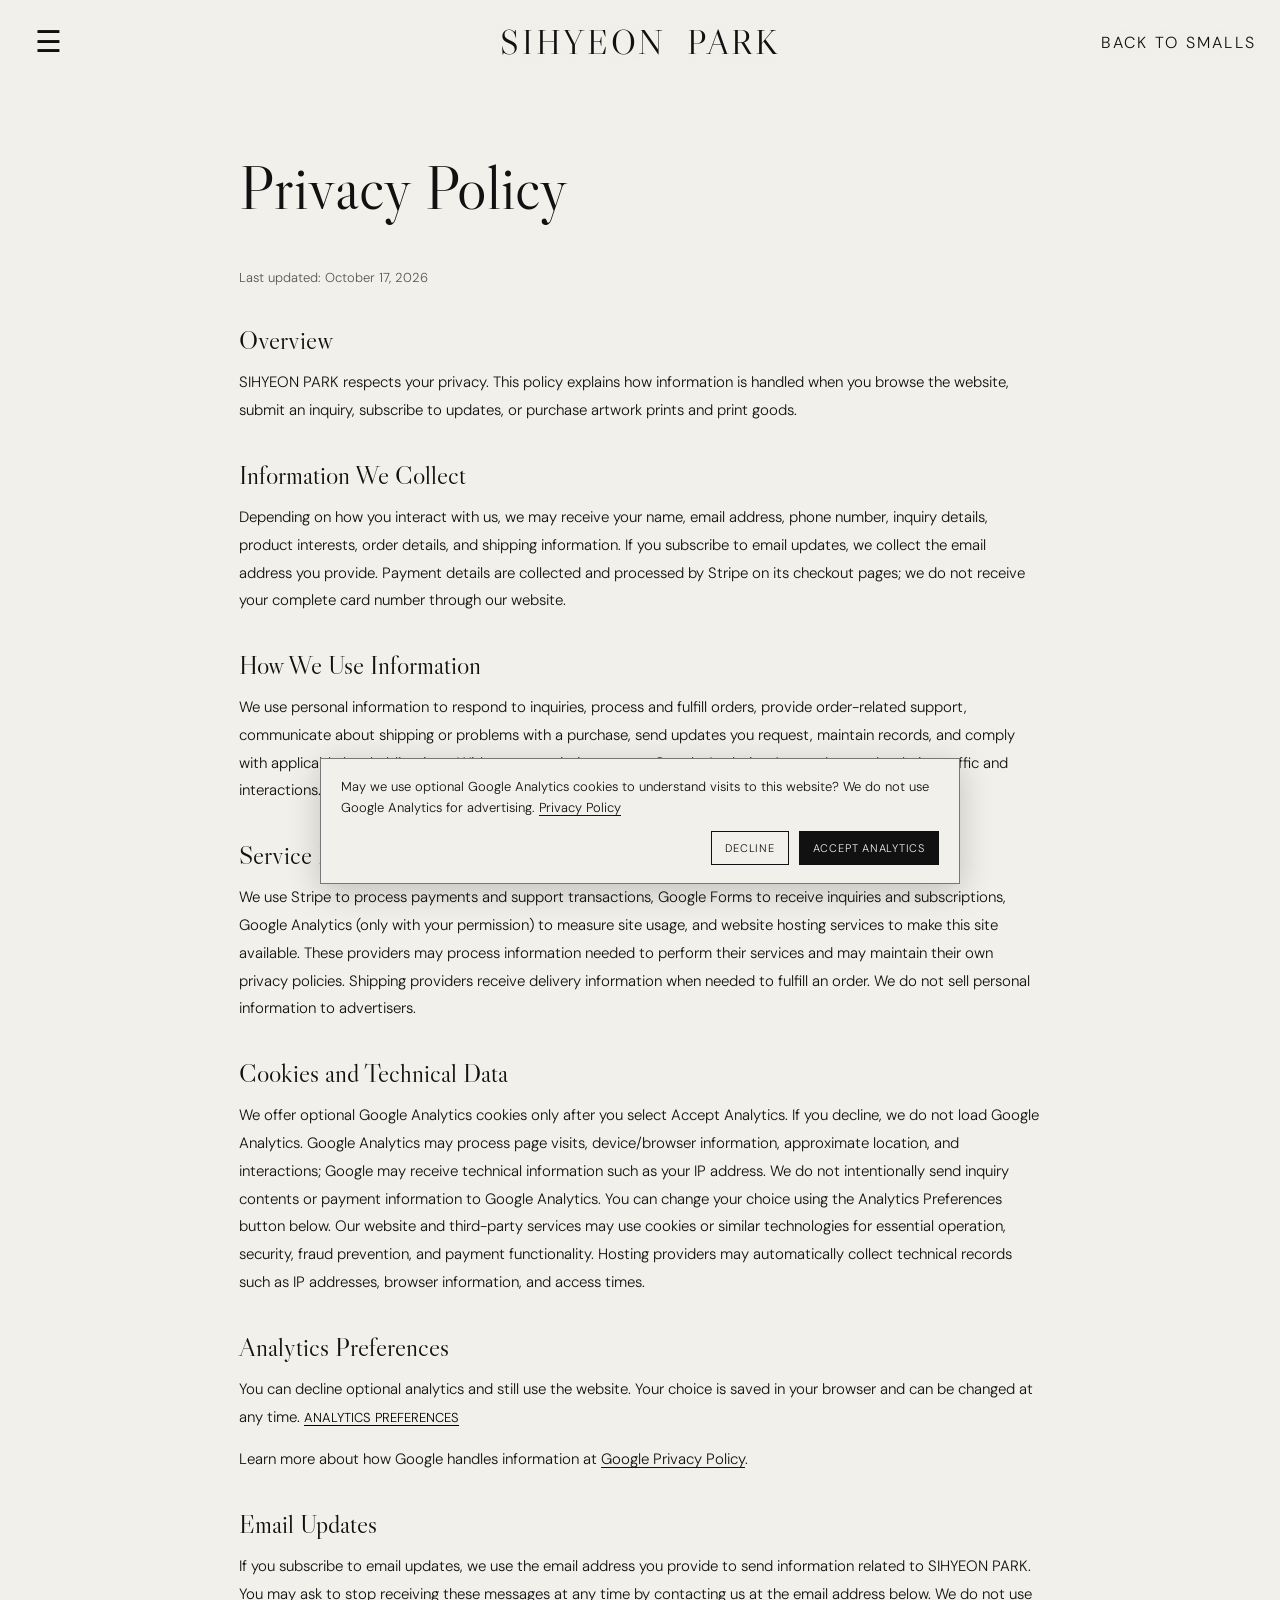
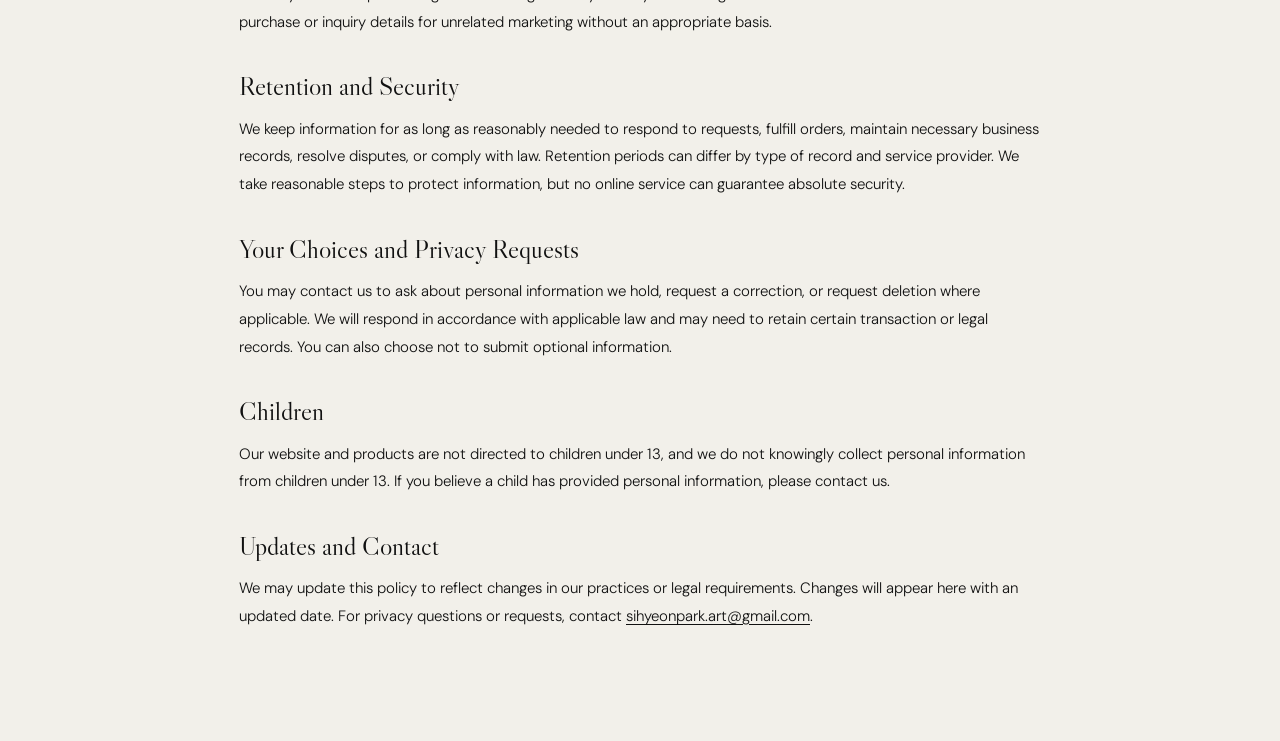
<file: privacy-policy.html>
<!DOCTYPE html>
<html lang="en">
<head>
<meta charset="UTF-8"><meta name="viewport" content="width=device-width, initial-scale=1.0">
<title>Privacy Policy — SIHYEON PARK</title>
<link rel="stylesheet" href="styles.css">
<script src="analytics.js" defer></script>
</head>
<body>
<header class="site-header detail-header">
  <button class="menu-button" aria-label="Open menu" aria-expanded="false">☰</button>
  <a href="index.html" class="brand">SIHYEON PARK</a>
  <a href="smalls_collection.html" class="view-artwork">BACK TO SMALLS</a>
</header>
<nav class="drawer" aria-hidden="true">
  <button class="drawer-close" aria-label="Close menu">CLOSE</button>
  <div class="drawer-links">
    <div class="menu-group"><button class="submenu-toggle" type="button" aria-expanded="false"><span>Artwork</span><span class="submenu-mark">+</span></button>
      <div class="submenu" aria-hidden="true"><a href="artwork.html">Recent Artwork</a><a href="artwork.html?theme=red">Red</a><a href="artwork.html?theme=blue">Blue</a><a href="artwork.html?theme=black">Black</a><a href="artwork.html?theme=gold">Gold</a><a href="artwork.html?theme=white">White</a></div>
    </div>
    <a href="smalls_collection.html">Smalls Collection</a>
    <a href="index.html#exhibition">Exhibition</a>
    <a href="index.html#bio">Bio</a>
    <a href="index.html#press">Media &amp; Press</a>
    <a href="index.html#contact">Contact</a>
    <a class="instagram" href="https://instagram.com/artist_sihyeonpark?igshid=NTc4MTIwNjQ2YQ==" target="_blank" rel="noreferrer">◎ Instagram</a>
  </div>
</nav>
<main class="policy-page">
<h1>Privacy Policy</h1>
<p class="policy-note">Last updated: October 17, 2026</p>
<section><h2>Overview</h2><p>SIHYEON PARK respects your privacy. This policy explains how information is handled when you browse the website, submit an inquiry, subscribe to updates, or purchase artwork prints and print goods.</p></section>
<section><h2>Information We Collect</h2><p>Depending on how you interact with us, we may receive your name, email address, phone number, inquiry details, product interests, order details, and shipping information. If you subscribe to email updates, we collect the email address you provide. Payment details are collected and processed by Stripe on its checkout pages; we do not receive your complete card number through our website.</p></section>
<section><h2>How We Use Information</h2><p>We use personal information to respond to inquiries, process and fulfill orders, provide order-related support, communicate about shipping or problems with a purchase, send updates you request, maintain records, and comply with applicable legal obligations. With your permission, we use Google Analytics 4 to understand website traffic and interactions. We do not use Google Analytics for advertising or personalized ads.</p></section>
<section><h2>Service Providers</h2><p>We use Stripe to process payments and support transactions, Google Forms to receive inquiries and subscriptions, Google Analytics (only with your permission) to measure site usage, and website hosting services to make this site available. These providers may process information needed to perform their services and may maintain their own privacy policies. Shipping providers receive delivery information when needed to fulfill an order. We do not sell personal information to advertisers.</p></section>
<section><h2>Cookies and Technical Data</h2><p>We offer optional Google Analytics cookies only after you select Accept Analytics. If you decline, we do not load Google Analytics. Google Analytics may process page visits, device/browser information, approximate location, and interactions; Google may receive technical information such as your IP address. We do not intentionally send inquiry contents or payment information to Google Analytics. You can change your choice using the Analytics Preferences button below. Our website and third-party services may use cookies or similar technologies for essential operation, security, fraud prevention, and payment functionality. Hosting providers may automatically collect technical records such as IP addresses, browser information, and access times.</p></section>
<section><h2>Analytics Preferences</h2><p>You can decline optional analytics and still use the website. Your choice is saved in your browser and can be changed at any time. <button type="button" class="analytics-settings" data-analytics-settings>ANALYTICS PREFERENCES</button></p><p>Learn more about how Google handles information at <a href="https://policies.google.com/privacy" target="_blank" rel="noopener noreferrer">Google Privacy Policy</a>.</p></section>
<section><h2>Email Updates</h2><p>If you subscribe to email updates, we use the email address you provide to send information related to SIHYEON PARK. You may ask to stop receiving these messages at any time by contacting us at the email address below. We do not use purchase or inquiry details for unrelated marketing without an appropriate basis.</p></section>
<section><h2>Retention and Security</h2><p>We keep information for as long as reasonably needed to respond to requests, fulfill orders, maintain necessary business records, resolve disputes, or comply with law. Retention periods can differ by type of record and service provider. We take reasonable steps to protect information, but no online service can guarantee absolute security.</p></section>
<section><h2>Your Choices and Privacy Requests</h2><p>You may contact us to ask about personal information we hold, request a correction, or request deletion where applicable. We will respond in accordance with applicable law and may need to retain certain transaction or legal records. You can also choose not to submit optional information.</p></section>
<section><h2>Children</h2><p>Our website and products are not directed to children under 13, and we do not knowingly collect personal information from children under 13. If you believe a child has provided personal information, please contact us.</p></section>
<section><h2>Updates and Contact</h2><p>We may update this policy to reflect changes in our practices or legal requirements. Changes will appear here with an updated date. For privacy questions or requests, contact <a href="mailto:sihyeonpark.art@gmail.com">sihyeonpark.art@gmail.com</a>.</p></section>
</main>
<script src="script.js"></script>
</body>
</html>
</file>
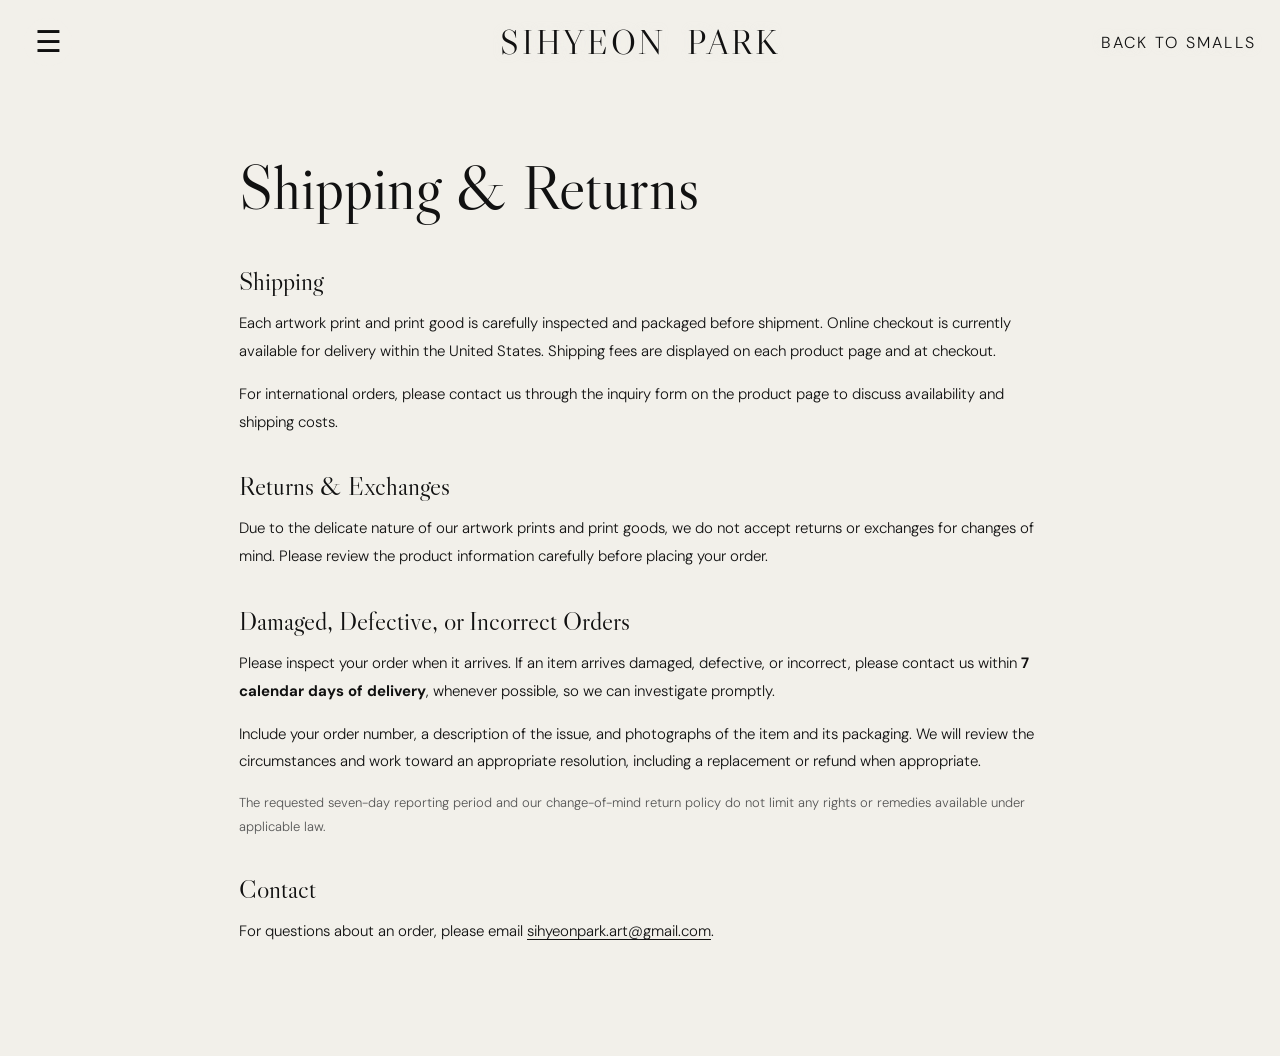
<file: shipping-returns.html>
<!DOCTYPE html>
<html lang="en">
<head>
<meta charset="UTF-8"><meta name="viewport" content="width=device-width, initial-scale=1.0">
<title>Shipping &amp; Returns — SIHYEON PARK</title>
<link rel="stylesheet" href="styles.css">
</head>
<body>
<header class="site-header detail-header">
  <button class="menu-button" aria-label="Open menu" aria-expanded="false">☰</button>
  <a href="index.html" class="brand">SIHYEON PARK</a>
  <a href="smalls_collection.html" class="view-artwork">BACK TO SMALLS</a>
</header>
<nav class="drawer" aria-hidden="true">
  <button class="drawer-close" aria-label="Close menu">CLOSE</button>
  <div class="drawer-links">
    <div class="menu-group"><button class="submenu-toggle" type="button" aria-expanded="false"><span>Artwork</span><span class="submenu-mark">+</span></button>
      <div class="submenu" aria-hidden="true"><a href="artwork.html">Recent Artwork</a><a href="artwork.html?theme=red">Red</a><a href="artwork.html?theme=blue">Blue</a><a href="artwork.html?theme=black">Black</a><a href="artwork.html?theme=gold">Gold</a><a href="artwork.html?theme=white">White</a></div>
    </div>
    <a href="smalls_collection.html">Smalls Collection</a>
    <a href="index.html#exhibition">Exhibition</a>
    <a href="index.html#bio">Bio</a>
    <a href="index.html#press">Media &amp; Press</a>
    <a href="index.html#contact">Contact</a>
    <a class="instagram" href="https://instagram.com/artist_sihyeonpark?igshid=NTc4MTIwNjQ2YQ==" target="_blank" rel="noreferrer">◎ Instagram</a>
  </div>
</nav>
<main class="policy-page">
<h1>Shipping &amp; Returns</h1>
<section><h2>Shipping</h2>
<p>Each artwork print and print good is carefully inspected and packaged before shipment. Online checkout is currently available for delivery within the United States. Shipping fees are displayed on each product page and at checkout.</p>
<p>For international orders, please contact us through the inquiry form on the product page to discuss availability and shipping costs.</p></section>
<section><h2>Returns &amp; Exchanges</h2>
<p>Due to the delicate nature of our artwork prints and print goods, we do not accept returns or exchanges for changes of mind. Please review the product information carefully before placing your order.</p></section>
<section><h2>Damaged, Defective, or Incorrect Orders</h2>
<p>Please inspect your order when it arrives. If an item arrives damaged, defective, or incorrect, please contact us within <strong>7 calendar days of delivery</strong>, whenever possible, so we can investigate promptly.</p>
<p>Include your order number, a description of the issue, and photographs of the item and its packaging. We will review the circumstances and work toward an appropriate resolution, including a replacement or refund when appropriate.</p>
<p class="policy-note">The requested seven-day reporting period and our change-of-mind return policy do not limit any rights or remedies available under applicable law.</p></section>
<section><h2>Contact</h2><p>For questions about an order, please email <a href="mailto:sihyeonpark.art@gmail.com">sihyeonpark.art@gmail.com</a>.</p></section>
</main>
<script src="script.js"></script>
</body>
</html>
</file>
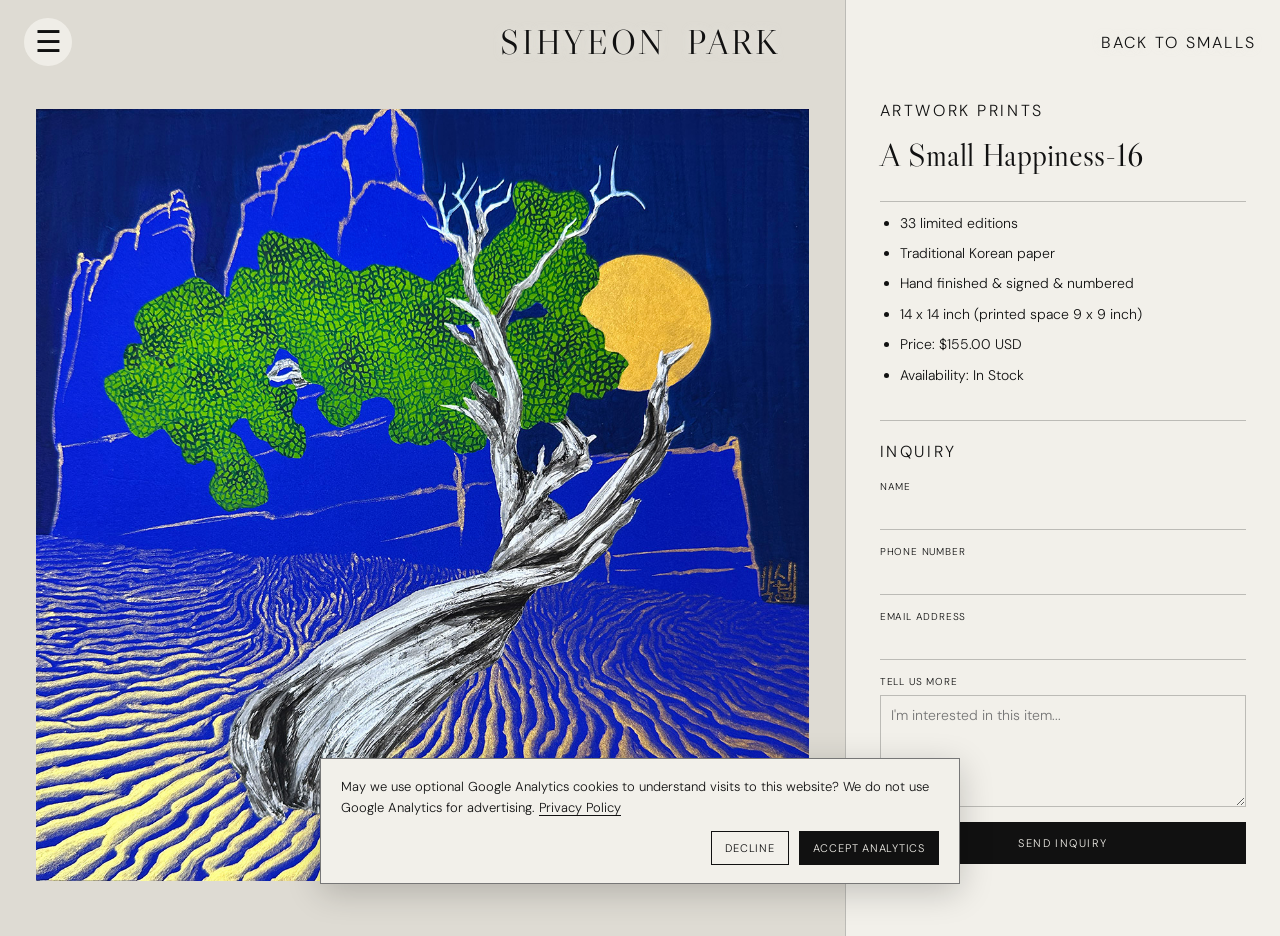
<file: smalls_collection-detail.html>
<!DOCTYPE html>
<html lang="en">
<head>
<meta charset="UTF-8"><meta name="viewport" content="width=device-width, initial-scale=1.0">
<title>Smalls Collection Detail — SIHYEON PARK</title>
<link rel="stylesheet" href="styles.css">
<script src="analytics.js" defer></script>
</head>
<body class="detail-body">
<header class="site-header detail-header">
  <button class="menu-button" aria-label="Open menu" aria-expanded="false">☰</button>
  <a href="index.html" class="brand">SIHYEON PARK</a>
  <a href="smalls_collection.html" class="view-artwork">BACK TO SMALLS</a>
</header>
<nav class="drawer" aria-hidden="true">
  <button class="drawer-close" aria-label="Close menu">CLOSE</button>
  <div class="drawer-links">
    <div class="menu-group">
      <button class="submenu-toggle" type="button" aria-expanded="false">
        <span>Artwork</span><span class="submenu-mark">+</span>
      </button>
      <div class="submenu" aria-hidden="true">
        <a href="artwork.html">Recent Artwork</a>
        <a href="artwork.html?theme=red">Red</a>
        <a href="artwork.html?theme=blue">Blue</a>
        <a href="artwork.html?theme=black">Black</a>
        <a href="artwork.html?theme=gold">Gold</a>
        <a href="artwork.html?theme=white">White</a>
      </div>
    </div>
    <a href="smalls_collection.html">Smalls Collection</a>
    <a href="index.html#exhibition">Exhibition</a>
    <a href="index.html#bio">Bio</a>
    <a href="index.html#press">Media &amp; Press</a>
    <a href="index.html#contact">Contact</a>
    <a class="instagram" href="https://instagram.com/artist_sihyeonpark?igshid=NTc4MTIwNjQ2YQ==" target="_blank" rel="noreferrer">◎ Instagram</a>
  </div>
</nav>
<main class="detail-layout smalls-detail-layout">
  <section class="detail-image-panel"><img id="smalls-detail-image" alt="Smalls Collection item"></section>
  <aside class="detail-side">
    <div class="detail-info smalls-detail-info">
      <p class="section-label" id="smalls-detail-category">ARTWORK PRINTS</p>
      <h1 id="smalls-detail-title">Untitled No. 02</h1>
      <div class="smalls-description" id="smalls-detail-description"></div>
    </div>
    <!--<form class="inquiry-form" action="https://docs.google.com/forms/d/e/1FAIpQLSfz-mkE204IaNHrEFgQSJeal2ZT3yxiCkTtmvPBRUlfY0KN0Q/formResponse" method="POST" target="inquiry_iframe" onsubmit="inquirySubmitted=true;">
      <p class="section-label">INQUIRY</p>
      <input type="hidden" name="entry.837930430" id="inquiry-artwork">
      <label>Name<input type="text" name="entry.336849934" required></label>
      <label>Phone Number<input type="tel" name="entry.728266838"></label>
      <label>Email Address<input type="email" name="entry.893797114" required></label>
      <label>Tell us more<textarea name="entry.766029228" rows="5" placeholder="I’m interested in this item..."></textarea></label>
      <button type="submit">SEND INQUIRY</button>
      <p class="inquiry-status" aria-live="polite"></p>
    </form> -->
    <!-- Stripe checkout is available for Artwork Prints and Print Goods. -->
    <section class="smalls-purchase" id="smalls-purchase" hidden aria-label="Purchase this item">
      <p class="section-label">PURCHASE</p>
      <p class="smalls-shipping-note" id="smalls-shipping-note"></p>
      <p class="smalls-policy-summary">Due to the delicate nature of our original artworks, artwork prints and print goods, returns or exchanges for changes of mind are not accepted. Please report damaged, defective, or incorrect orders within 7 calendar days of delivery, whenever possible. This does not limit your rights under applicable law.</p>
      <label class="smalls-policy-acknowledgment" for="smalls-policy-check">
        <input type="checkbox" id="smalls-policy-check">
        <span>I have read and understand the <a href="shipping-returns.html" target="_blank" rel="noopener noreferrer">Shipping &amp; Returns Policy</a>.</span>
      </label>
      <a id="smalls-buy-now" class="smalls-buy-now is-disabled" aria-disabled="true" tabindex="-1" target="_blank" rel="noopener noreferrer">BUY NOW</a>
      <p class="smalls-international-note">For international orders or shipping questions, please use the inquiry form below to request availability and a quote.</p>
    </section>
    <form
      class="inquiry-form"
      id="smalls-inquiry-form"
      method="POST"
      target="inquiry_iframe"
      onsubmit="inquirySubmitted=true;"
    >
      <p class="section-label">INQUIRY</p>
      <input
        type="hidden"
        id="inquiry-artwork"
        name="entry.1330799925"
      >
      <label>
        Name
        <input
          type="text"
          id="inquiry-name"
          name="entry.1611009759"
          required
        >
      </label>
      <label>
        Phone Number
        <input
          type="tel"
          id="inquiry-phone"
          name="entry.683800293"
        >
      </label>
      <label>
        Email Address
        <input
          type="email"
          id="inquiry-email"
          name="entry.1917891432"
          required
        >
      </label>
      <label>
        Tell us more
        <textarea
          id="inquiry-message"
          name="entry.1213731617"
          rows="5"
          placeholder="I'm interested in this item..."
        ></textarea>
      </label>
      <button type="submit">SEND INQUIRY</button>
      <p class="inquiry-status" aria-live="polite"></p>
    </form>
  </aside>
</main>
<iframe name="inquiry_iframe" id="inquiry_iframe" style="display:none;" onload="if(inquirySubmitted){inquirySuccess();}"></iframe>
<script>
let inquirySubmitted = false;
function inquirySuccess() {
  const status = document.querySelector('.inquiry-status');
  if (status) status.textContent = 'Thank you. Your inquiry has been sent.';
  inquirySubmitted = false;
}
</script>
<script src="smalls_collection.js"></script>
<script src="script.js"></script>
<script>
// Show checkout for any Smalls Collection item with a Stripe payment link.
// Live Stripe links are configured in smalls_collection.js.
document.addEventListener('DOMContentLoaded', function () {
  const id = new URLSearchParams(window.location.search).get('id');
  const product = window.SMALLS_COLLECTION && window.SMALLS_COLLECTION[id];
  const purchase = document.getElementById('smalls-purchase');
  const buy = document.getElementById('smalls-buy-now');
  if (product && product.stripeLink) {
    const policyCheck = document.getElementById('smalls-policy-check');
    // Do not expose a clickable checkout URL until the customer acknowledges the policy.
    const updateCheckout = function () {
      if (policyCheck.checked) {
        buy.href = product.stripeLink;
        buy.classList.remove('is-disabled');
        buy.removeAttribute('aria-disabled');
        buy.removeAttribute('tabindex');
      } else {
        buy.removeAttribute('href');
        buy.classList.add('is-disabled');
        buy.setAttribute('aria-disabled', 'true');
        buy.setAttribute('tabindex', '-1');
      }
    };
    policyCheck.checked = false;
    policyCheck.addEventListener('change', updateCheckout);
    buy.addEventListener('click', function (event) {
      if (!policyCheck.checked) event.preventDefault();
    });
    updateCheckout();
    const shippingNote = document.getElementById('smalls-shipping-note');
    if (shippingNote) {
      if (Number.isFinite(product.shippingCost)) {
        shippingNote.textContent = `$${product.shippingCost.toFixed(2)} flat-rate shipping within the United States only.`;
      } else if (product.category === 'Artwork Prints') {
        shippingNote.textContent = '$20.00 flat-rate shipping within the United States only.\nPlease contact us for International shipping rates.';
      } else {
        shippingNote.textContent = 'Shipping charges, if applicable, are shown at Stripe checkout.';
      }
    }
    purchase.hidden = false;
  }
});
</script>
</body>
</html>
</file>
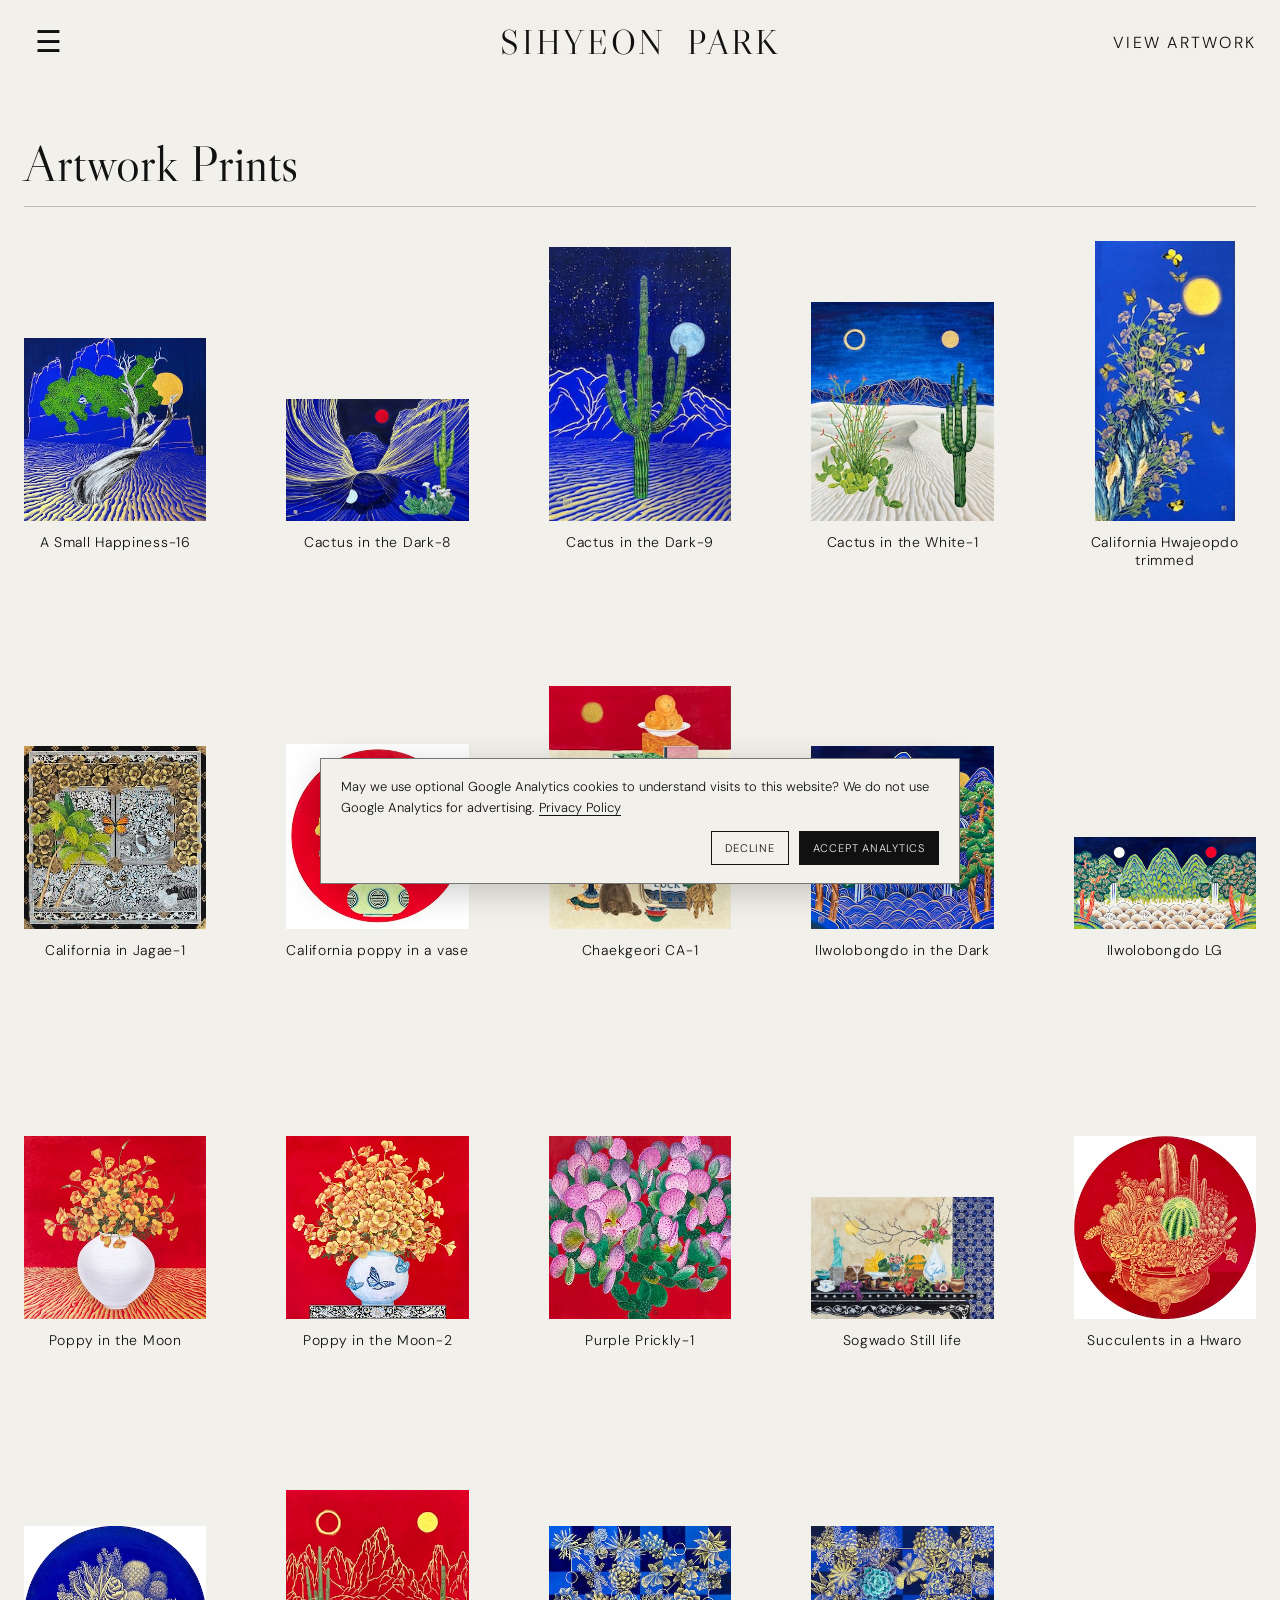
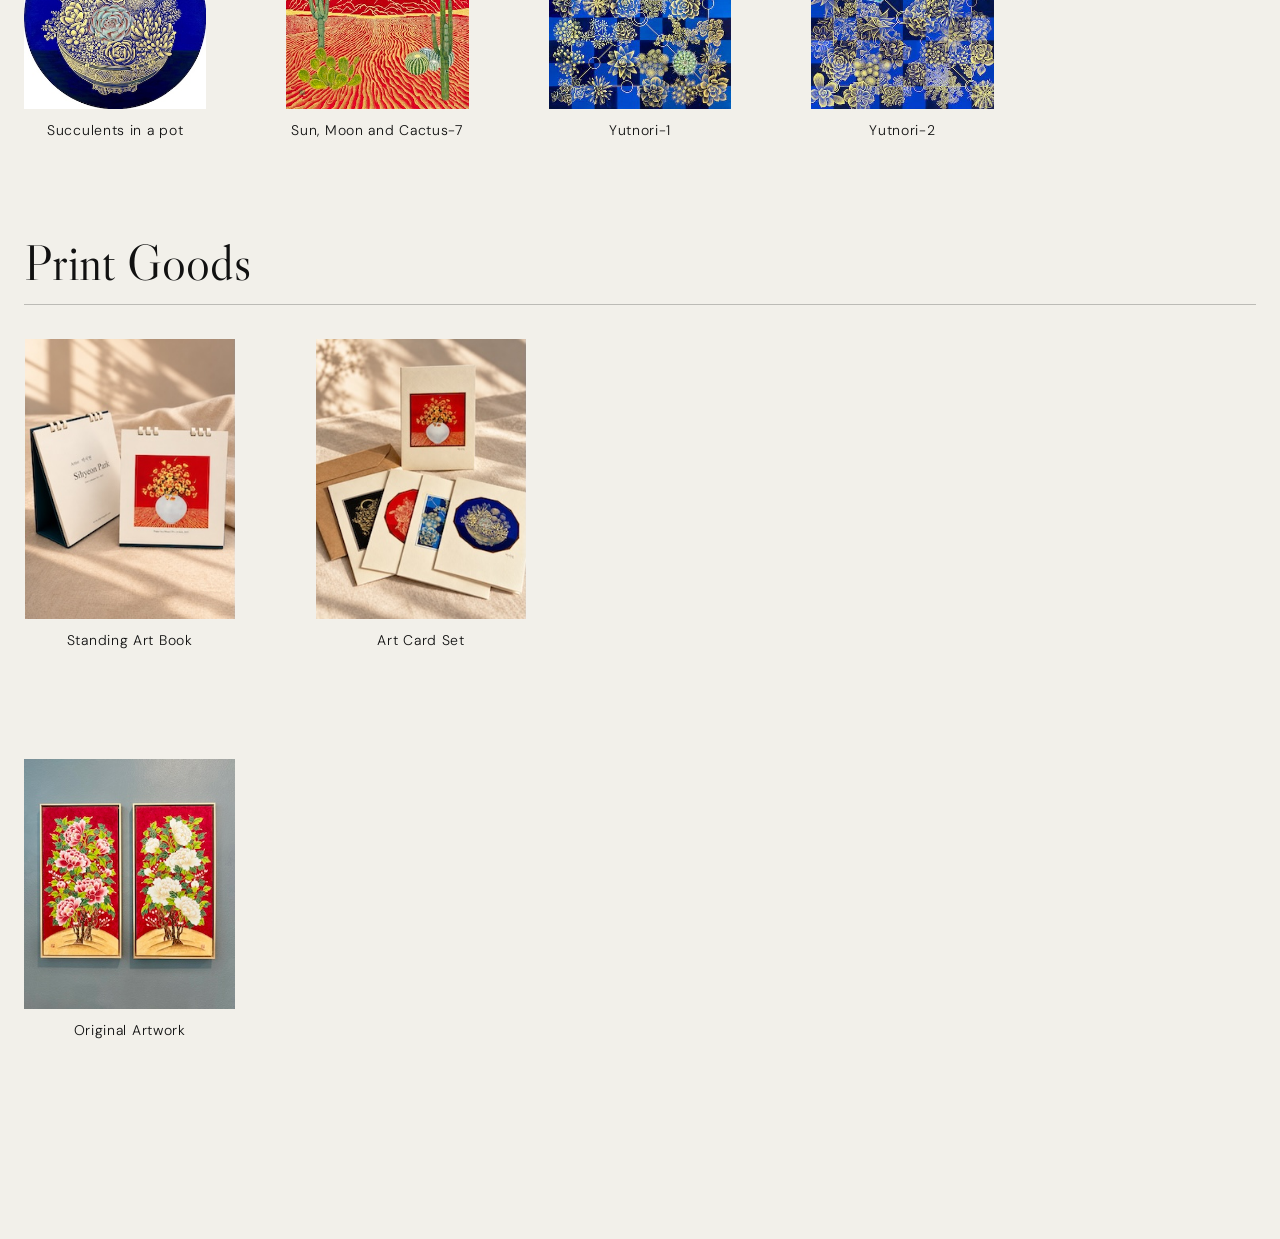
<file: smalls_collection.html>
<!DOCTYPE html>
<html lang="en">
<head>
<meta charset="UTF-8"><meta name="viewport" content="width=device-width, initial-scale=1.0">
<title>Smalls Collection — SIHYEON PARK</title>
<link rel="stylesheet" href="styles.css">
<script src="analytics.js" defer></script>
</head>
<body>
<header class="site-header">
  <button class="menu-button" aria-label="Open menu" aria-expanded="false">☰</button>
  <a href="index.html" class="brand">SIHYEON PARK</a>
  <a href="artwork.html" class="view-artwork">VIEW ARTWORK</a>
</header>
<nav class="drawer" aria-hidden="true">
  <button class="drawer-close" aria-label="Close menu">CLOSE</button>
  <div class="drawer-links">
    <div class="menu-group">
      <button class="submenu-toggle" type="button" aria-expanded="false">
        <span>Artwork</span><span class="submenu-mark">+</span>
      </button>
      <div class="submenu" aria-hidden="true">
        <a href="artwork.html">Recent Artwork</a>
        <a href="artwork.html?theme=red">Red</a>
        <a href="artwork.html?theme=blue">Blue</a>
        <a href="artwork.html?theme=black">Black</a>
        <a href="artwork.html?theme=gold">Gold</a>
        <a href="artwork.html?theme=white">White</a>
      </div>
    </div>
    <a href="smalls_collection.html">Smalls Collection</a>
    <a href="index.html#exhibition">Exhibition</a>
    <a href="index.html#bio">Bio</a>
    <a href="index.html#press">Media &amp; Press</a>
    <a href="index.html#contact">Contact</a>
    <a class="instagram" href="https://instagram.com/artist_sihyeonpark?igshid=NTc4MTIwNjQ2YQ==" target="_blank" rel="noreferrer">◎ Instagram</a>
  </div>
</nav>
<main class="smalls-page">
  <section class="smalls-section">
    <h1>Artwork Prints</h1>
    <div class="smalls-row">
      <a class="small-item" href="smalls_collection-detail.html?id=print-01"><img src="images_thumbs/SC_A_Small_Happiness-16_14x14_9x9_C155.jpg" alt="A Small Happiness-16" loading="lazy" decoding="async"><span>A Small Happiness-16</span></a>
      <a class="small-item" href="smalls_collection-detail.html?id=print-02"><img src="images_thumbs/SC_Cactus_in_the_Dark-8_14_5.8x20_12x18_C250.jpg" alt="Cactus in the Dark-8" loading="lazy" decoding="async"><span>Cactus in the Dark-8</span></a>
      <a class="small-item" href="smalls_collection-detail.html?id=print-03"><img src="images_thumbs/SC_Cactus_in_the_Dark-9_20x14_1.2_18x12_C185.jpg" alt="Cactus in the Dark-9" loading="lazy" decoding="async"><span>Cactus in the Dark-9</span></a>
      <a class="small-item" href="smalls_collection-detail.html?id=print-04"><img src="images_thumbs/SC_Cactus_in_the_White-1_21x14_3.4_16x13_1.2_C250.jpg" alt="Cactus in the White-1" loading="lazy" decoding="async"><span>Cactus in the White-1</span></a>
      <a class="small-item" href="smalls_collection-detail.html?id=print-05"><img src="images_thumbs/SC_California_Hwajeopdo_trimmed_19_1.2x13_3.4_16x10_5.8_C250.jpg" alt="California Hwajeopdo trimmed" loading="lazy" decoding="async"><span>California Hwajeopdo trimmed</span></a>
      <a class="small-item" href="smalls_collection-detail.html?id=print-06"><img src="images_thumbs/SC_California_in_Jagae-1_14x14_13x13_C175.jpg" alt="California in Jagae-1" loading="lazy" decoding="async"><span>California in Jagae-1</span></a>
      <a class="small-item" href="smalls_collection-detail.html?id=print-07"><img src="images_thumbs/SC_California_poppy_in_a_vase_14x14_C155.jpg" alt="California poppy in a vase" loading="lazy" decoding="async"><span>California poppy in a vase</span></a>
      <a class="small-item" href="smalls_collection-detail.html?id=print-08"><img src="images_thumbs/SC_Chaekgeori-CA-1_19_3.4x14_3.4_18x13_1.2_C250.jpg" alt="Chaekgeori CA-1" loading="lazy" decoding="async"><span>Chaekgeori CA-1</span></a>
      <a class="small-item" href="smalls_collection-detail.html?id=print-09"><img src="images_thumbs/SC_Ilwolobongdo_in_the_Dark_14x14_11_3.8x11_3.8_C175.jpg" alt="Ilwolobongdo in the Dark" loading="lazy" decoding="async"><span>Ilwolobongdo in the Dark</span></a>
      <a class="small-item" href="smalls_collection-detail.html?id=print-10"><img src="images_thumbs/SC_Ilwolobongdo-LG_14_5.8x20_9x18_C225.jpg" alt="Ilwolobongdo LG" loading="lazy" decoding="async"><span>Ilwolobongdo LG</span></a>
      <a class="small-item" href="smalls_collection-detail.html?id=print-11"><img src="images_thumbs/SC_Poppy_in_the_Moon_14x14_13x13_C220.jpg" alt="Poppy in the Moon" loading="lazy" decoding="async"><span>Poppy in the Moon</span></a>
      <a class="small-item" href="smalls_collection-detail.html?id=print-12"><img src="images_thumbs/SC_Poppy_in_the_Moon-2_14x14_13x13_C220.jpg" alt="Poppy in the Moon-2" loading="lazy" decoding="async"><span>Poppy in the Moon-2</span></a>
      <a class="small-item" href="smalls_collection-detail.html?id=print-13"><img src="images_thumbs/SC_Purple_Prickly-1_14x14_10x10_C155.jpg" alt="Purple Prickly-1" loading="lazy" decoding="async"><span>Purple Prickly-1</span></a>
      <a class="small-item" href="smalls_collection-detail.html?id=print-14"><img src="images_thumbs/SC_Sogwado-Still_life_14_1.2x20_12x18_C250.jpg" alt="Sogwado Still life" loading="lazy" decoding="async"><span>Sogwado Still life</span></a>
      <a class="small-item" href="smalls_collection-detail.html?id=print-15"><img src="images_thumbs/SC_Succulents_in_a_Hwaro_14x14_C175.jpg" alt="Succulents in a Hwaro" loading="lazy" decoding="async"><span>Succulents in a Hwaro</span></a>
      <a class="small-item" href="smalls_collection-detail.html?id=print-16"><img src="images_thumbs/SC_Succulents_in_a_pot_14x14_C175.jpg" alt="Succulents in a pot" loading="lazy" decoding="async"><span>Succulents in a pot</span></a>
      <a class="small-item" href="smalls_collection-detail.html?id=print-17"><img src="images_thumbs/SC_Sun,_Moon_and_Cactus-7_21x14_3.4_16x13_1.2_C225.jpg" alt="Sun, Moon and Cactus-7" loading="lazy" decoding="async"><span>Sun, Moon and Cactus-7</span></a>
      <a class="small-item" href="smalls_collection-detail.html?id=print-18"><img src="images_thumbs/SC_Yutnori-1_14x14_10x10_C165.jpg" alt="Yutnori-1" loading="lazy" decoding="async"><span>Yutnori-1</span></a>
      <a class="small-item" href="smalls_collection-detail.html?id=print-19"><img src="images_thumbs/SC_Yutnori-2_14x14_13x13_C195.jpg" alt="Yutnori-2" loading="lazy" decoding="async"><span>Yutnori-2</span></a>
    </div>
  </section>
  <section class="smalls-section">
    <h1>Print Goods</h1>
    <div class="smalls-row smalls-row-goods">
      <a class="small-item" href="smalls_collection-detail.html?id=goods-01"><img src="images_thumbs/SC_Brochure_product.jpg" alt="Standing Art Book" loading="lazy" decoding="async"><span>Standing Art Book</span></a>
      <a class="small-item" href="smalls_collection-detail.html?id=goods-02"><img src="images_thumbs/SC_Cardset_product.jpg" alt="Art Card Set" loading="lazy" decoding="async"><span>Art Card Set</span></a>
      <a class="small-item" href="smalls_collection-detail.html?id=goods-03"><img src="images_thumbs/SC_Molando-Red_Set_of_2_24x12.jpg" alt="Art Card Set" loading="lazy" decoding="async"><span>Original Artwork</span></a>
    </div>
  </section>
</main>
<script src="smalls_collection.js"></script>
<script src="script.js"></script>
</body>
</html>
</file>
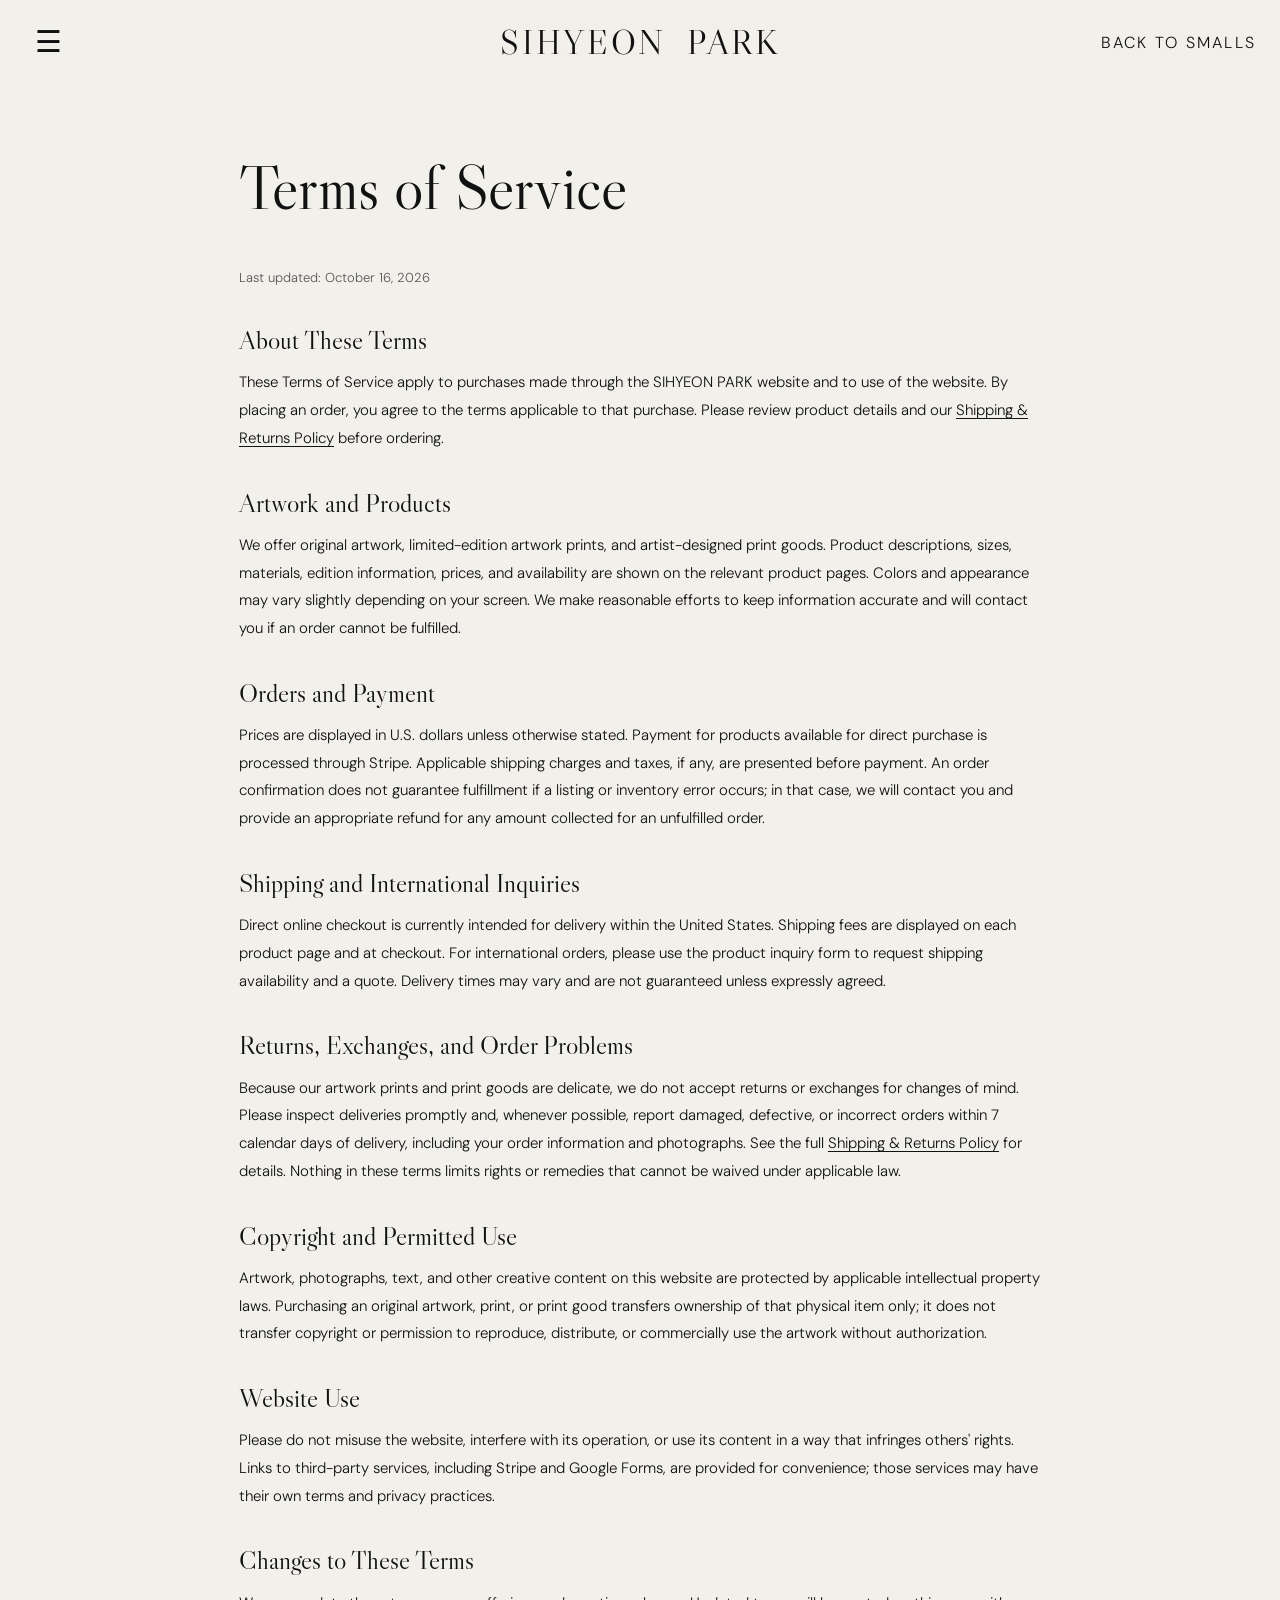
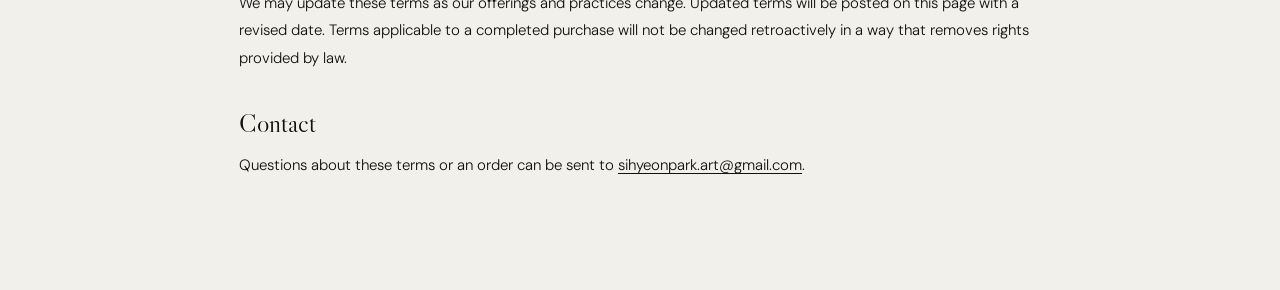
<file: terms-of-service.html>
<!DOCTYPE html>
<html lang="en">
<head>
<meta charset="UTF-8"><meta name="viewport" content="width=device-width, initial-scale=1.0">
<title>Terms of Service — SIHYEON PARK</title>
<link rel="stylesheet" href="styles.css">
</head>
<body>
<header class="site-header detail-header">
  <button class="menu-button" aria-label="Open menu" aria-expanded="false">☰</button>
  <a href="index.html" class="brand">SIHYEON PARK</a>
  <a href="smalls_collection.html" class="view-artwork">BACK TO SMALLS</a>
</header>
<nav class="drawer" aria-hidden="true">
  <button class="drawer-close" aria-label="Close menu">CLOSE</button>
  <div class="drawer-links">
    <div class="menu-group"><button class="submenu-toggle" type="button" aria-expanded="false"><span>Artwork</span><span class="submenu-mark">+</span></button>
      <div class="submenu" aria-hidden="true"><a href="artwork.html">Recent Artwork</a><a href="artwork.html?theme=red">Red</a><a href="artwork.html?theme=blue">Blue</a><a href="artwork.html?theme=black">Black</a><a href="artwork.html?theme=gold">Gold</a><a href="artwork.html?theme=white">White</a></div>
    </div>
    <a href="smalls_collection.html">Smalls Collection</a>
    <a href="index.html#exhibition">Exhibition</a>
    <a href="index.html#bio">Bio</a>
    <a href="index.html#press">Media &amp; Press</a>
    <a href="index.html#contact">Contact</a>
    <a class="instagram" href="https://instagram.com/artist_sihyeonpark?igshid=NTc4MTIwNjQ2YQ==" target="_blank" rel="noreferrer">◎ Instagram</a>
  </div>
</nav>
<main class="policy-page">
<h1>Terms of Service</h1>
<p class="policy-note">Last updated: October 16, 2026</p>
<section><h2>About These Terms</h2><p>These Terms of Service apply to purchases made through the SIHYEON PARK website and to use of the website. By placing an order, you agree to the terms applicable to that purchase. Please review product details and our <a href="shipping-returns.html">Shipping &amp; Returns Policy</a> before ordering.</p></section>
<section><h2>Artwork and Products</h2><p>We offer original artwork, limited-edition artwork prints, and artist-designed print goods. Product descriptions, sizes, materials, edition information, prices, and availability are shown on the relevant product pages. Colors and appearance may vary slightly depending on your screen. We make reasonable efforts to keep information accurate and will contact you if an order cannot be fulfilled.</p></section>
<section><h2>Orders and Payment</h2><p>Prices are displayed in U.S. dollars unless otherwise stated. Payment for products available for direct purchase is processed through Stripe. Applicable shipping charges and taxes, if any, are presented before payment. An order confirmation does not guarantee fulfillment if a listing or inventory error occurs; in that case, we will contact you and provide an appropriate refund for any amount collected for an unfulfilled order.</p></section>
<section><h2>Shipping and International Inquiries</h2><p>Direct online checkout is currently intended for delivery within the United States. Shipping fees are displayed on each product page and at checkout. For international orders, please use the product inquiry form to request shipping availability and a quote. Delivery times may vary and are not guaranteed unless expressly agreed.</p></section>
<section><h2>Returns, Exchanges, and Order Problems</h2><p>Because our artwork prints and print goods are delicate, we do not accept returns or exchanges for changes of mind. Please inspect deliveries promptly and, whenever possible, report damaged, defective, or incorrect orders within 7 calendar days of delivery, including your order information and photographs. See the full <a href="shipping-returns.html">Shipping &amp; Returns Policy</a> for details. Nothing in these terms limits rights or remedies that cannot be waived under applicable law.</p></section>
<section><h2>Copyright and Permitted Use</h2><p>Artwork, photographs, text, and other creative content on this website are protected by applicable intellectual property laws. Purchasing an original artwork, print, or print good transfers ownership of that physical item only; it does not transfer copyright or permission to reproduce, distribute, or commercially use the artwork without authorization.</p></section>
<section><h2>Website Use</h2><p>Please do not misuse the website, interfere with its operation, or use its content in a way that infringes others' rights. Links to third-party services, including Stripe and Google Forms, are provided for convenience; those services may have their own terms and privacy practices.</p></section>
<section><h2>Changes to These Terms</h2><p>We may update these terms as our offerings and practices change. Updated terms will be posted on this page with a revised date. Terms applicable to a completed purchase will not be changed retroactively in a way that removes rights provided by law.</p></section>
<section><h2>Contact</h2><p>Questions about these terms or an order can be sent to <a href="mailto:sihyeonpark.art@gmail.com">sihyeonpark.art@gmail.com</a>.</p></section>
</main>
<script src="script.js"></script>
</body>
</html>
</file>
<file: styles.css>
@import url('https://fonts.googleapis.com/css2?family=DM+Sans:wght@300;400;500&family=Libre+Caslon+Display&display=swap');
*{box-sizing:border-box}
:root{--bg:#f2f0ea;--ink:#111;--line:rgba(17,17,17,.24);--pad:24px}
html{scroll-behavior:smooth}
body{margin:0;background:var(--bg);color:var(--ink);font-family:"DM Sans",sans-serif;font-weight:300}
a{color:inherit;text-decoration:none} img{display:block;width:100%} button,input,textarea{font:inherit}
.site-header{position:fixed;inset:0 0 auto;z-index:50;display:grid;grid-template-columns:1fr auto 1fr;align-items:center;padding:18px var(--pad);mix-blend-mode:difference;color:white;pointer-events:none}
.site-header>*{pointer-events:auto}.brand{font-family:"Libre Caslon Display",serif;font-size:34px;letter-spacing:.08em;word-spacing: 10px}
.menu-button,.view-artwork,.drawer-close{border:0;background:none;padding:0;cursor:pointer;font-size:16px;letter-spacing:.14em}.menu-button{justify-self:start}.view-artwork{justify-self:end}
.drawer{position:fixed;inset:0 auto 0 0;width:min(460px,92vw);background:#111;color:#f5f3ed;z-index:90;padding:22px 24px 36px;transform:translateX(-101%);transition:transform .45s cubic-bezier(.76,0,.24,1)}
.drawer.open{transform:translateX(0)}.drawer-close{color:inherit}.drawer-links{display:flex;flex-direction:column;gap:10px;margin-top:14vh}
.drawer-links>a,
.submenu-toggle {
  font-family: "Libre Caslon Display", serif;
  font-size: 30px;
  line-height: 1.04;
  width: 100%;
  display: flex;
  justify-content: space-between;
  align-items: baseline;
  border: 0;
  background: none;
  color: inherit;
  padding: 0;
  cursor: pointer;
  text-align: left;
}
.submenu{max-height:0;overflow:hidden;opacity:0;display:flex;flex-direction:column;gap:4px;padding-left:18px;transition:.3s ease}
.menu-group.open .submenu{max-height:320px;opacity:1;margin:10px 0 14px}.submenu-mark{font-family:"DM Sans";font-size:18px}.menu-group.open .submenu-mark{transform:rotate(45deg)}
.drawer-links .submenu a,.drawer-links .instagram{font-family:"DM Sans";font-size:15px;line-height:1.5;opacity:.82}.drawer-links .instagram{margin-top:24px}
/* Landing page */
.hero {
  position: relative;
  width: 100%;
  height: auto;
  overflow: hidden;
  background: var(--bg);
  padding-top: 70px;
}
/* Landing page artwork */
.hero-image {
  position: relative;
  display: block;
  width: 100%;
  height: auto;
  object-fit: contain;
  object-position: center;
}
.signup-overlay {
  position: fixed;
  inset: 0;
  z-index: 80;
  display: grid;
  place-items: center;
  background: rgba(0, 0, 0, 0.25);
  backdrop-filter: blur(4px);
}
.signup-card {
  position: relative;
  width: min(470px, calc(100vw - 48px));
  background: #f2f0ea;
  padding: 38px 32px 30px;
  box-shadow:
    0 18px 60px rgba(0, 0, 0, 0.28);
}
.signup-close {
  position: absolute;
  top: 12px;
  right: 16px;
  border: 0;
  background: transparent;
  color: #111;
  font-size: 26px;
  line-height: 1;
  cursor: pointer;
}
.eyebrow,.section-label{margin:0 0 18px;font-size:16px;letter-spacing:.16em;text-transform:uppercase}
.signup-card h1{margin:0 0 28px;font:400 clamp(34px,4.2vw,52px)/1.04 "Libre Caslon Display",serif}
.email-form{display:grid;grid-template-columns:1fr auto;border-bottom:1px solid}.email-form input{border:0;background:transparent;padding:12px 0;outline:none}.email-form button{border:0;background:transparent;cursor:pointer;font-size:11px;letter-spacing:.14em}.form-note{font-size:10px;opacity:.65}
/* Main section spacing */
.intro,
.press,
.contact {
  padding: 70px var(--pad);
}
/* Landing artwork to BIO */
.intro {
  padding-top: 100px;
}
/* MEDIA & PRESS */
.media-section-page {
  padding-top: 70px;
}
.statement {
  margin: 0;
  width: 100%;
  max-width: none;
  font-family: "Libre Caslon Display", serif;
  font-size: 36px;
  font-weight: 400;
  line-height: 1.2;
  text-align: justify;
}
.featured-grid{display:grid;grid-template-columns:1fr 1fr;gap:70px 24px;padding:60px var(--pad) 130px}
.grid-art {
  display: flex;
  flex-direction: column;
  align-items: center;
}
.grid-art img {
  width: 100%;
  height: 350px;
  max-width: 100%;
  object-fit: contain;
  object-position: center bottom;
  transition: box-shadow 0.25s ease, transform 0.25s ease;
}
.grid-art:hover img {
  box-shadow: 0 0 0 10px rgba(120, 120, 120, 0.35);
  transform: scale(1.01);
}
.grid-art span {
  width: 100%;
  text-align: center;
}
.grid-art span {
  display: block;
  width: 100%;
  margin-top: 12px;
  font-size: 14px;
  letter-spacing: .05em;
  text-align: center;
}
.media-section {
  margin-top: 100px;
}
.press-list {
  border-top: 1px solid var(--line);
}
.press-list a,
.press-list .press-item {
  display: grid;
  grid-template-columns: 1fr auto;
  gap: 40px;
  align-items: start;
  padding: 22px 0;
  border-bottom: 1px solid var(--line);
}
.press-list a > span:first-child,
.press-list .press-item > span:first-child {
  font-size: 15px;
  line-height: 1.5;
}
.press-list a > span:last-child,
.press-list .press-item > span:last-child {
  font-size: 12px;
  white-space: nowrap;
  text-align: right;
}
.press-list strong {
  font-weight: 400;
}

.contact > a {
  font-family: "Libre Caslon Display", serif;
  font-size: 28px;
  font-weight: 400;
  line-height: 1.2;
}
.artwork-page{padding:140px var(--pad) 90px}.page-heading{display:flex;justify-content:space-between;align-items:end;margin-bottom:70px;border-bottom:1px solid var(--line);padding-bottom:20px}
/*.page-heading h1{margin:0;font:400 clamp(64px,12vw,160px)/.82 "Libre Caslon Display",serif}*/
.page-heading h1 {
  margin: 0;
  font-family: "Libre Caslon Display", serif;
  font-size: 60px;
  font-weight: 400;
  line-height: .82;
}
.artwork-heading-copy{display:flex;align-items:baseline;gap:20px;margin-left: auto}.active-theme-label{font-size:18px;letter-spacing:.12em;text-transform:uppercase}
.grid-art.is-hidden{display:none}
.artwork-grid {
  display: grid;
  grid-template-columns: repeat(auto-fit, minmax(260px, 1fr));
  row-gap: 80px;       /* Vertical spacing */
  column-gap: 80px;    /* Horizontal spacing */
}

/* Detail page */
.detail-body{overflow-x:hidden}.detail-layout{min-height:100vh;display:grid;grid-template-columns:minmax(0,1.65fr) minmax(360px,.85fr)}
.detail-image-panel{min-height:100vh;background:#dedbd3;display:flex;align-items:center;justify-content:center;padding:90px 36px 36px}
.detail-image-panel img{max-width:100%;max-height:calc(100vh - 126px);width:auto;height:auto;object-fit:contain}
.detail-side{min-height:100vh;border-left:1px solid var(--line);display:flex;flex-direction:column;justify-content:space-between;padding:100px 34px 34px;background:var(--bg)}
.detail-info h1 {
  font-family: "Libre Caslon Display", serif;
  font-size: clamp(24px, 2.5vw, 36px);
  font-weight: 400;
  line-height: 1.05;
  margin: 0 0 28px;
}
.detail-info dl{margin:0 0 26px}.detail-info dl div{display:grid;grid-template-columns:100px 1fr;gap:16px;padding:9px 0;border-top:1px solid var(--line);font-size:12px}
.detail-info dt{opacity:.55}.detail-info dd{margin:0}
#detail-description{max-width:520px;font-size:14px;line-height:1.6}
.inquiry-form{margin-top:70px;border-top:1px solid var(--line);padding-top:20px}.inquiry-form label{display:block;font-size:10px;letter-spacing:.08em;text-transform:uppercase;margin-bottom:15px}
.inquiry-form input,.inquiry-form textarea{display:block;width:100%;border:0;border-bottom:1px solid var(--line);background:transparent;padding:9px 0;outline:none;text-transform:none;letter-spacing:0;font-size:14px;resize:vertical}
.inquiry-form textarea{border:1px solid var(--line);padding:10px;margin-top:7px}.inquiry-form button{width:100%;border:1px solid var(--ink);background:var(--ink);color:var(--bg);padding:13px;cursor:pointer;font-size:11px;letter-spacing:.13em}
.inquiry-status{font-size:11px;min-height:16px}.detail-header{mix-blend-mode:difference}

@media(max-width:760px){
  :root{--pad:14px}.site-header{padding-top:14px}.brand{font-size:14px}.view-artwork{font-size:8px}.featured-grid{grid-template-columns:1fr}.art-card.tall{margin-top:0}.art-card.wide{grid-column:auto;width:100%}
  .artwork-heading-copy {
    gap: 8px;
  }
  .artwork-heading-copy .active-theme-label {
    font-size: 10px;
    letter-spacing: .08em;
  }
  .artwork-grid {
    grid-template-columns: repeat(auto-fit, minmax(150px, 1fr));
    row-gap: 40px;       /* Vertical spacing */
    column-gap: 40px;    /* Horizontal spacing */    
  }
  .detail-info h1 {
    font-size: clamp(24px, 5vw, 28px);
    line-height: 1.15;
    margin-bottom: 24px;
  }
  .page-heading h1 {
  font-size: 32px;
  }
  .grid-art img {
    height: 220px;
  }
  .detail-layout{grid-template-columns:1fr}.detail-image-panel{min-height:auto;height:72vh;padding:72px 14px 14px}.detail-image-panel img{max-height:100%;}.detail-side{min-height:auto;border-left:0;border-top:1px solid var(--line);padding:50px 18px 28px}.inquiry-form{margin-top:60px}
    .statement {
    font-size: 28px;
    line-height: 1.25;
    text-align: left;
  }
  .press-list a,
  .press-list .press-item {
    grid-template-columns: 1fr;
    gap: 7px;
  }
  .press-list a > span:last-child,
  .press-list .press-item > span:last-child {
    text-align: left;
  }
  .media-section {
    margin-top: 70px;
  }
}

/* Persistent top-left navigation icon */
.menu-button {
  font-size: 22px;
  line-height: 1;
  letter-spacing: 0;
}

/* v5: keep the top-left hamburger permanently visible */
.site-header {
  mix-blend-mode: normal;
}

.menu-button {
  color: #111111;
  background: rgba(242, 240, 234, 0.88);
  width: 38px;
  height: 38px;
  display: grid;
  place-items: center;
  border-radius: 50%;
  font-size: 22px;
  line-height: 1;
  letter-spacing: 0;
  position: relative;
  z-index: 60;
}

.brand,
.view-artwork {
  color: #111111;
  text-shadow: 0 0 10px rgba(242, 240, 234, 0.7);
}

.site-footer {
  padding: 30px var(--pad);
  border-top: 1px solid var(--line);
  font-size: 12px;
  letter-spacing: .05em;
  text-align: center;
}

.site-footer p {
  margin: 0;
}


/* Bio and exhibition content */
.bio-content{max-width:1100px}.bio-section{margin-bottom:58px}.bio-section:last-child{margin-bottom:0}.bio-section h2,.exhibition-group h2{margin:0 0 20px;font:400 26px/1.1 "Libre Caslon Display",serif}.bio-section p,.past-columns p{margin:0;font-size:16px;line-height:1.75}.bio-section p+p{margin-top:20px}.exhibition-group+.exhibition-group{margin-top:90px}.past-columns{display:grid;grid-template-columns:1fr;gap:42px}.past-columns h3{margin:0 0 16px;font:400 26px/1.1 "Libre Caslon Display",serif}
@media(max-width:760px){.drawer-links>a,.submenu-toggle{font-size:24px}
  .drawer-close {
    font-size: 13px;
  }
  .drawer-links .submenu a,
  .drawer-links .instagram {
    font-size: 13px;
  }.bio-section h2,.exhibition-group h2{font-size:22px}.bio-section p,.past-columns p{font-size:15px}.past-columns{grid-template-columns:1fr;gap:36px}.exhibition-group+.exhibition-group{margin-top:65px}}

/* Bio About: full-width justified layout */
#bio .bio-content {
  width: 100%;
  max-width: 100%;
}

#bio .bio-section:first-child {
  width: 100%;
  max-width: 100%;
}

#bio .bio-section:first-child p {
  display: block;
  width: 100%;
  max-width: 100%;
  margin-left: 0;
  margin-right: 0;
  text-align: justify;
  text-align-last: left;
}

@media (max-width: 760px) {
  #bio .bio-section:first-child p {
    text-align: left;
  }
}

/* v6: slightly larger drawer button and smaller Artwork heading */
.menu-button {
  width: 48px;
  height: 48px;
  font-size: 30px;
}

.page-heading h1 {
  font-size: 50px;
}

@media (max-width: 760px) {
  .menu-button {
    width: 36px;
    height: 36px;
    font-size: 19px;
  }

  .page-heading h1 {
    font-size: 28px;
  }
}


/* Smalls Collection */
.smalls-page{padding:140px var(--pad) 100px}.smalls-section{margin-bottom:100px}.smalls-section h1{margin:0 0 34px;padding-bottom:18px;border-bottom:1px solid var(--line);font:400 50px/.95 "Libre Caslon Display",serif}
.smalls-row{
  display:grid;
  grid-template-columns:repeat(5,minmax(0,1fr));
  row-gap: 80px;       /* Vertical spacing */
  column-gap: 80px;    /* Horizontal spacing */
  align-items:start
}
.smalls-row-goods{
  grid-template-columns:repeat(2,minmax(0,1fr));
  max-width:calc(40% + 10px)}
  .small-item{display:flex;flex-direction:column;align-items:center}.small-item img{width:100%;
  height:280px;
  object-fit:contain;object-position:center bottom;
  transition:box-shadow .25s ease,transform .25s ease}.small-item:hover img{box-shadow:0 0 0 10px rgba(120,120,120,.35);transform:scale(1.01)}.small-item span{display:block;width:100%;margin-top:12px;font-size:14px;letter-spacing:.05em;text-align:center}.smalls-description{border-top:1px solid var(--line);padding-top:10px}.smalls-description p{margin:0;padding:8px 0;border-bottom:1px solid var(--line);font-size:14px;line-height:1.5}.smalls-detail-info .section-label{margin-bottom:18px}
/*@media(max-width:760px){
  .smalls-page{padding:110px var(--pad) 70px}
  .smalls-section{margin-bottom:70px}
  .smalls-section h1{font-size:32px;margin-bottom:25px}
  .smalls-row,.smalls-row-goods{grid-template-columns:repeat(2,minmax(0,1fr));max-width:none;gap:30px 14px}.small-item img{height:210px}
}*/
@media (max-width: 760px) {
  .smalls-page {
    padding: 110px var(--pad) 70px;
  }
  .smalls-section {
    margin-bottom: 70px;
  }
  .smalls-section h1 {
    font-size: 32px;
    margin-bottom: 25px;
  }
  .smalls-row,
  .smalls-row-goods {
    grid-template-columns: repeat(2, minmax(0, 1fr));
    max-width: none;
    row-gap: 24px;
    column-gap: 32px;
  }
  .small-item img {
    height: 210px;
  }
}


/* Subscribe popup behavior */
.signup-overlay[hidden]{display:none}
.subscribe-link{display:block;margin-top:18px;border:0;background:none;padding:0;cursor:pointer;font-family:"DM Sans",sans-serif;font-size:11px;letter-spacing:.14em;text-decoration:underline;text-underline-offset:4px}


/* Smalls Collection detail description bullets */
.smalls-description ul {
  margin: 0;
  padding-left: 20px;
}

.smalls-description li {
  margin-bottom: 8px;
  font-size: 14px;
  line-height: 1.6;
}

.smalls-description li:last-child {
  margin-bottom: 0;
}


/* v9: Contact links on separate lines */
.contact > a,
.contact > .subscribe-link {
  display: block;
  width: fit-content;
}

.contact > .contact-instagram {
  margin-top: 8px;
}

#detail-availability {
  margin-top: 24px;
  font-size: 12px;
  font-weight: 400;
  letter-spacing: 0.15em;
  text-transform: uppercase;
}
#detail-availability[hidden] {
  display: none;
}


/* Stripe purchase panel: Print Goods only */
.smalls-purchase{margin-top:36px;border-top:1px solid var(--line);padding-top:20px}
.smalls-purchase[hidden]{display:none}
.smalls-buy-now{display:block;width:100%;padding:13px;border:1px solid var(--ink);background:var(--ink);color:var(--bg);text-align:center;font-size:11px;letter-spacing:.13em;transition:opacity .2s ease}
.smalls-buy-now:hover,.smalls-buy-now:focus-visible{opacity:.75}
.smalls-shipping-note,.smalls-international-note,.smalls-test-note{font-size:12px;line-height:1.6;margin:12px 0 0}
.smalls-international-note{color:#555}
.smalls-test-note{font-size:11px;letter-spacing:.04em;color:#8a4c30}
.smalls-purchase + .inquiry-form{margin-top:34px}
@media(max-width:760px){.smalls-purchase{margin-top:30px}.smalls-purchase + .inquiry-form{margin-top:34px}}

@media (max-width: 760px) {
  .intro,
  .press,
  .contact {
    padding: 45px var(--pad);
  }
  .intro {
    padding-top: 65px;
  }
  .media-section-page {
    padding-top: 45px;
  }

}

/* Shipping & Returns acknowledgment — Smalls Collection */
.smalls-policy-summary{font-size:12px;line-height:1.7;margin:14px 0 16px;color:#444}
.smalls-policy-acknowledgment{display:flex;align-items:flex-start;gap:11px;margin:0 0 16px;font-size:12px;line-height:1.65;cursor:pointer}
.smalls-policy-acknowledgment input{flex:none;width:16px;height:16px;margin:2px 0 0;accent-color:var(--ink);cursor:pointer}
.smalls-policy-acknowledgment a{text-decoration:underline;text-underline-offset:3px}
.smalls-buy-now.is-disabled{opacity:.35;cursor:not-allowed;pointer-events:none}
.smalls-buy-now.is-disabled:hover{opacity:.35}
/* Policy page */
.policy-page{max-width:850px;margin:0 auto;padding:155px var(--pad) 95px}
.policy-page h1{font:400 clamp(38px,6vw,62px)/1.05 "Libre Caslon Display",serif;margin:0 0 46px}
.policy-page h2{font:400 26px/1.2 "Libre Caslon Display",serif;margin:35px 0 13px}
.policy-page p{font-size:15px;line-height:1.85;margin:0 0 15px}
.policy-page a{text-decoration:underline;text-underline-offset:3px}
.policy-page .policy-note{font-size:13px;color:#555}
@media(max-width:760px){.policy-page{padding:115px 18px 65px}.policy-page h2{font-size:23px}.policy-page p{font-size:14px}}

/* Home page: transparent at top, opaque when scrolling past hero. */
.home-header {
  height: 70px;
  padding: 0 var(--pad);
  background: transparent;
  color: #111;
  mix-blend-mode: normal;
  transition: background-color .25s ease, box-shadow .25s ease;
}
.home-header.is-scrolled {
  background: #f2f0ea;
  box-shadow: 0 1px 0 rgba(17,17,17,.10);
}
.home-header .brand, .home-header .view-artwork { text-shadow: none; }
@media (max-width: 760px) {
  .home-header { height: 60px; padding: 0 var(--pad); }
}
@media (prefers-reduced-motion: reduce) {
  .home-header { transition: none; }
}

/* Optional analytics consent; independent of existing navigation and signup popup. */
.analytics-consent[hidden]{display:none!important}
.analytics-consent{position:fixed;z-index:110;bottom:16px;left:16px;right:16px;max-width:640px;margin:0 auto;background:#f2f0ea;color:#111;border:1px solid #777;box-shadow:0 8px 32px rgba(0,0,0,.2);padding:18px 20px;font-family:"DM Sans",sans-serif}
.analytics-consent p{margin:0 0 12px;font-size:13px;line-height:1.6}
.analytics-consent a{text-decoration:underline;text-underline-offset:3px}
.analytics-consent-actions{display:flex;gap:10px;justify-content:flex-end;flex-wrap:wrap}
.analytics-consent-actions button{background:transparent;border:1px solid #111;color:#111;padding:9px 13px;font-size:11px;letter-spacing:.07em;cursor:pointer}
.analytics-consent-actions button:last-child{background:#111;color:#f2f0ea}
.analytics-settings{border:0;background:transparent;text-decoration:underline;text-underline-offset:3px;padding:0;cursor:pointer;font-size:13px}
@media(max-width:760px){.analytics-consent{bottom:8px;left:8px;right:8px;padding:14px}.analytics-consent-actions{justify-content:stretch}.analytics-consent-actions button{flex:1}}
</file>
